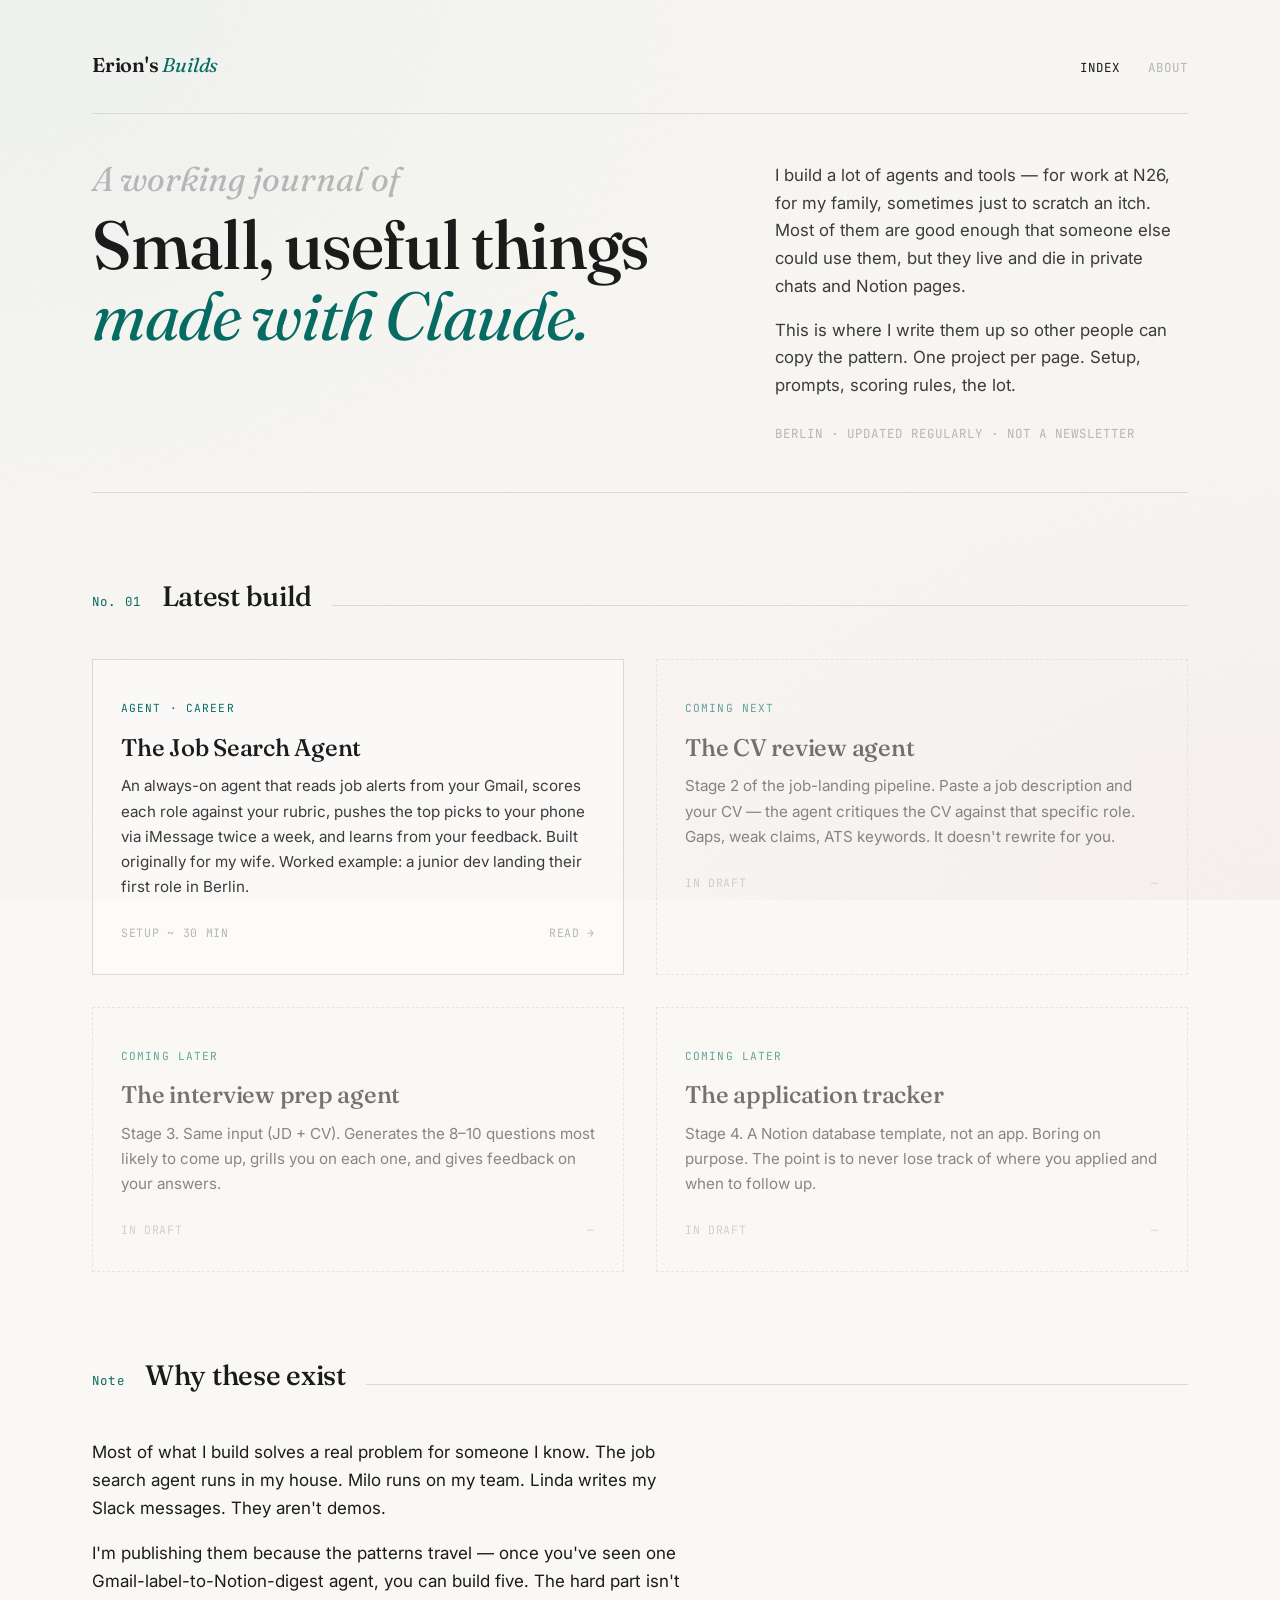
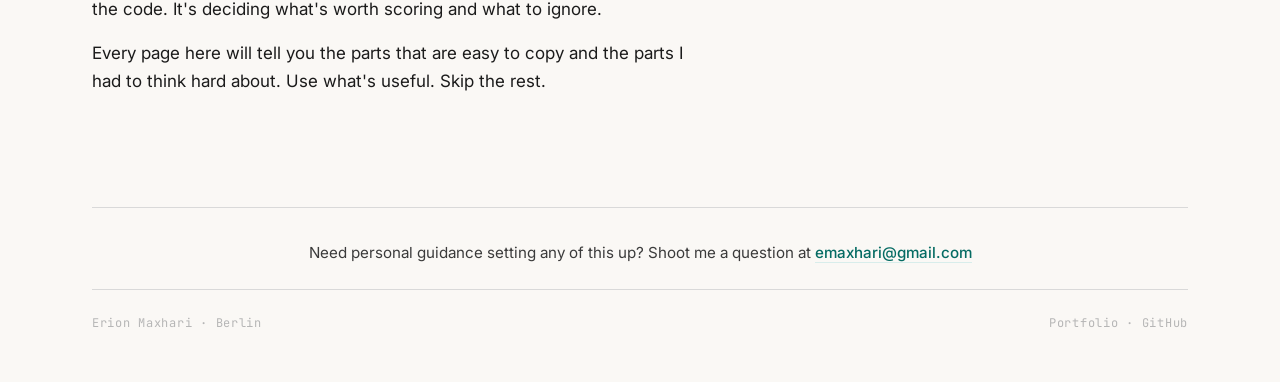
<file: index.html>
<!doctype html>
<html lang="en">
<head>
<meta charset="utf-8" />
<meta name="viewport" content="width=device-width,initial-scale=1" />
<title>Erion's Builds — a journal of small, useful things made with Claude</title>
<meta name="description" content="A journal of agents, tools, and small useful things Erion Maxhari builds with Claude. Replication guides for each one." />
<link rel="stylesheet" href="styles.css" />
</head>
<body>

<div class="shell">

  <header class="topnav">
    <a class="brand" href="index.html">Erion's <em>Builds</em></a>
    <nav>
      <a href="index.html" class="current">Index</a>
      <a href="https://mexiro.github.io/erionmaxhari" target="_blank" rel="noopener">About</a>
    </nav>
  </header>

  <section class="hero">
    <h1>
      <span class="small">A working journal of</span>
      Small, useful things <em>made with Claude.</em>
    </h1>
    <div class="lede">
      <p>I build a lot of agents and tools — for work at N26, for my family, sometimes just to scratch an itch. Most of them are good enough that someone else could use them, but they live and die in private chats and Notion pages.</p>
      <p>This is where I write them up so other people can copy the pattern. One project per page. Setup, prompts, scoring rules, the lot.</p>
      <p class="meta">Berlin · Updated regularly · Not a newsletter</p>
    </div>
  </section>

  <div class="section-head">
    <span class="num">No. 01</span>
    <h2>Latest build</h2>
    <span class="rule"></span>
  </div>

  <div class="builds">

    <a class="build" href="job-search-agent.html">
      <span class="tag">Agent · Career</span>
      <h3>The Job Search Agent</h3>
      <p>An always-on agent that reads job alerts from your Gmail, scores each role against your rubric, pushes the top picks to your phone via iMessage twice a week, and learns from your feedback. Built originally for my wife. Worked example: a junior dev landing their first role in Berlin.</p>
      <div class="meta">
        <span>Setup ~ 30 min</span>
        <span>Read →</span>
      </div>
    </a>

    <div class="build coming">
      <span class="tag">Coming next</span>
      <h3>The CV review agent</h3>
      <p>Stage 2 of the job-landing pipeline. Paste a job description and your CV — the agent critiques the CV against that specific role. Gaps, weak claims, ATS keywords. It doesn't rewrite for you.</p>
      <div class="meta">
        <span>In draft</span>
        <span>—</span>
      </div>
    </div>

    <div class="build coming">
      <span class="tag">Coming later</span>
      <h3>The interview prep agent</h3>
      <p>Stage 3. Same input (JD + CV). Generates the 8–10 questions most likely to come up, grills you on each one, and gives feedback on your answers.</p>
      <div class="meta">
        <span>In draft</span>
        <span>—</span>
      </div>
    </div>

    <div class="build coming">
      <span class="tag">Coming later</span>
      <h3>The application tracker</h3>
      <p>Stage 4. A Notion database template, not an app. Boring on purpose. The point is to never lose track of where you applied and when to follow up.</p>
      <div class="meta">
        <span>In draft</span>
        <span>—</span>
      </div>
    </div>

  </div>

  <div class="section-head">
    <span class="num">Note</span>
    <h2>Why these exist</h2>
    <span class="rule"></span>
  </div>

  <div class="read body">
    <p>Most of what I build solves a real problem for someone I know. The job search agent runs in my house. Milo runs on my team. Linda writes my Slack messages. They aren't demos.</p>
    <p>I'm publishing them because the patterns travel — once you've seen one Gmail-label-to-Notion-digest agent, you can build five. The hard part isn't the code. It's deciding what's worth scoring and what to ignore.</p>
    <p>Every page here will tell you the parts that are easy to copy and the parts I had to think hard about. Use what's useful. Skip the rest.</p>
  </div>

</div>

<footer>
  <div class="footer-cta">
    <p>Need personal guidance setting any of this up? Shoot me a question at <a href="mailto:emaxhari@gmail.com">emaxhari@gmail.com</a></p>
  </div>
  <div class="footer-links">
    <span>Erion Maxhari · Berlin</span>
    <span><a href="https://mexiro.github.io/erionmaxhari">Portfolio</a> · <a href="https://github.com/mexiro">GitHub</a></span>
  </div>
</footer>

</body>
</html>
</file>
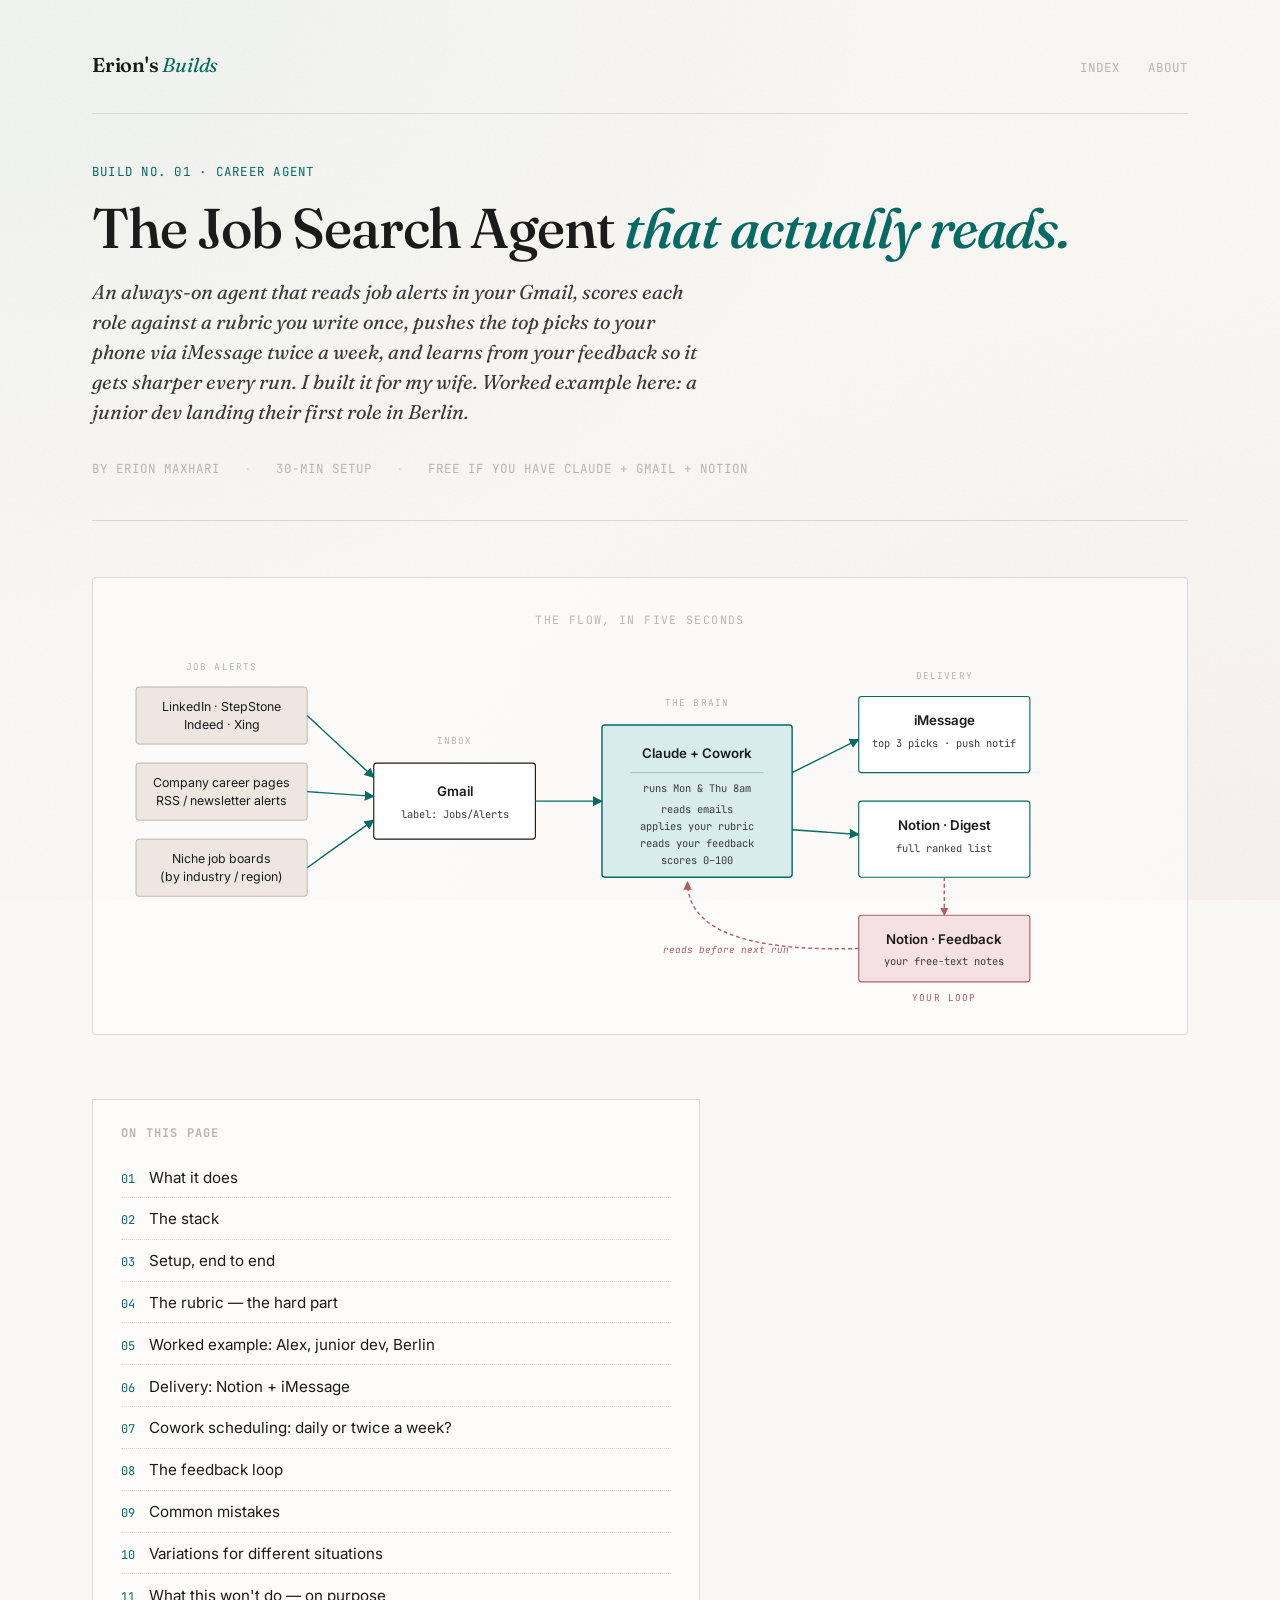
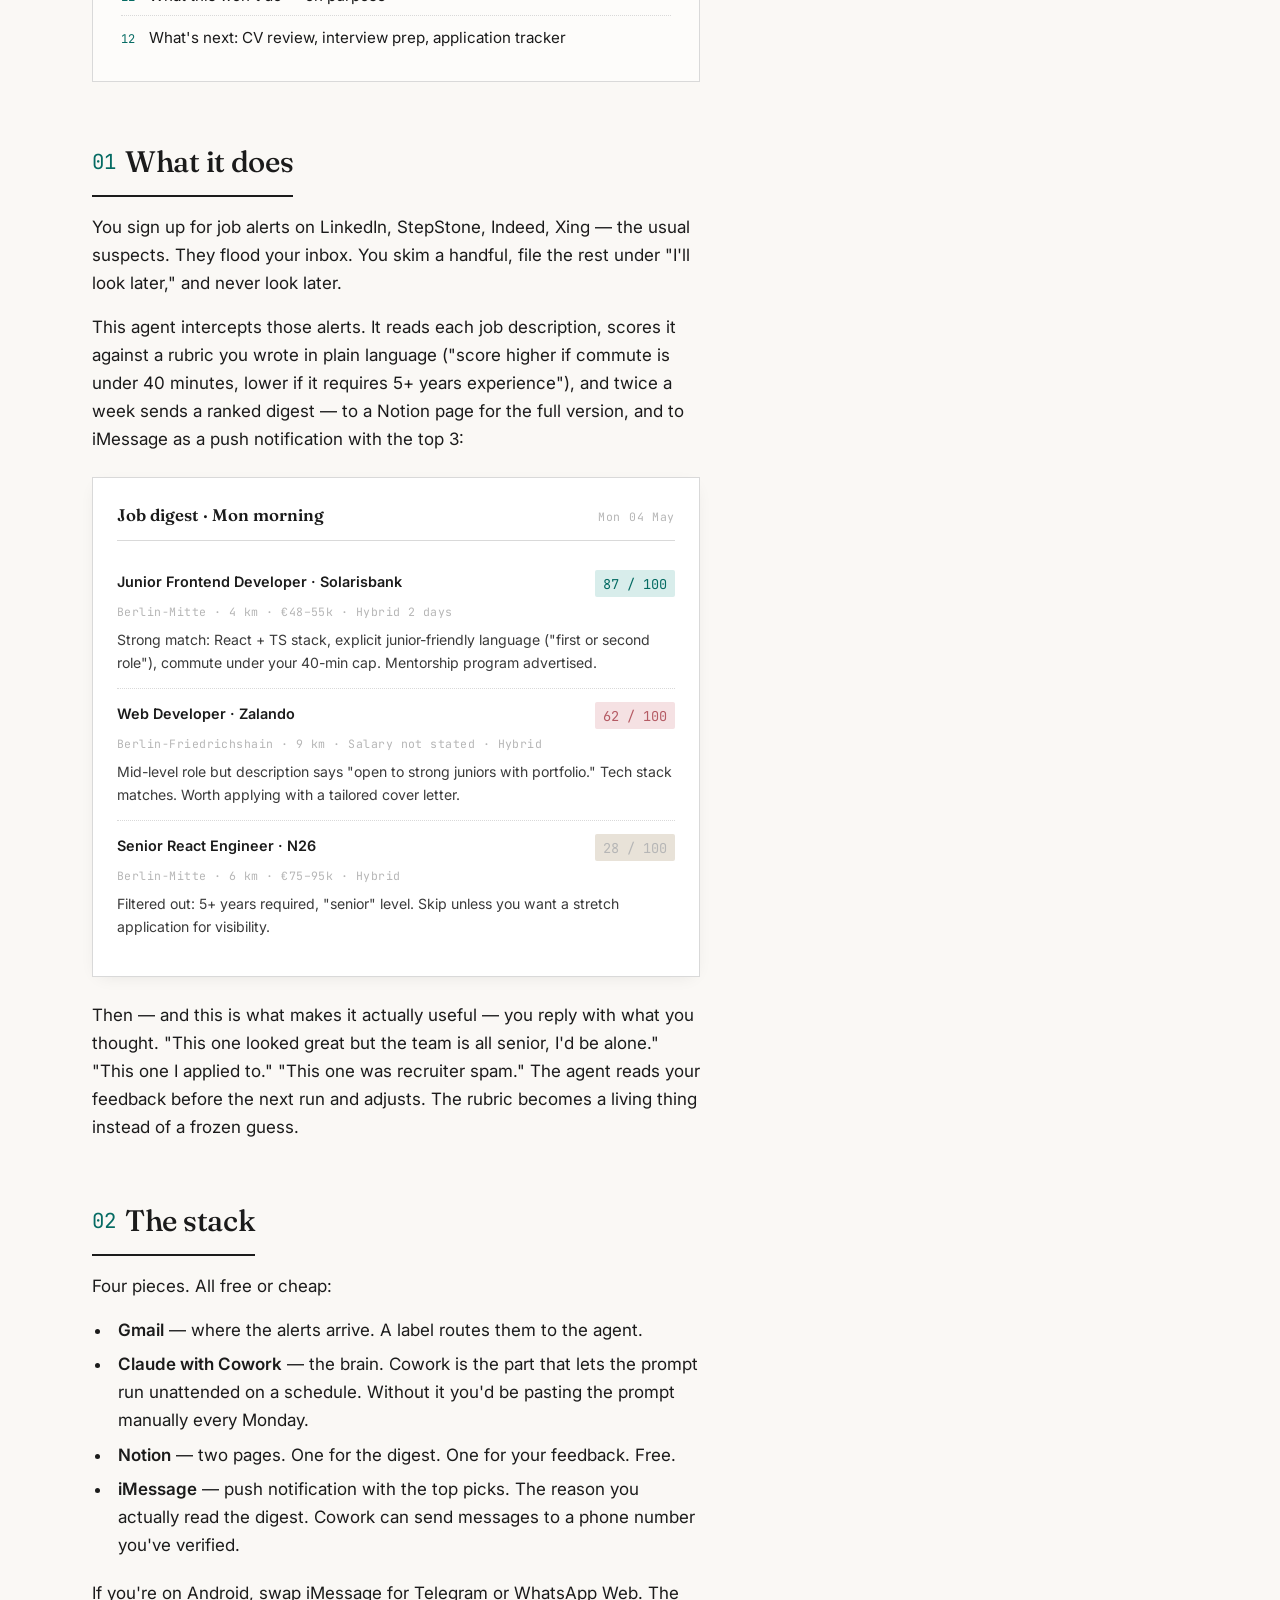
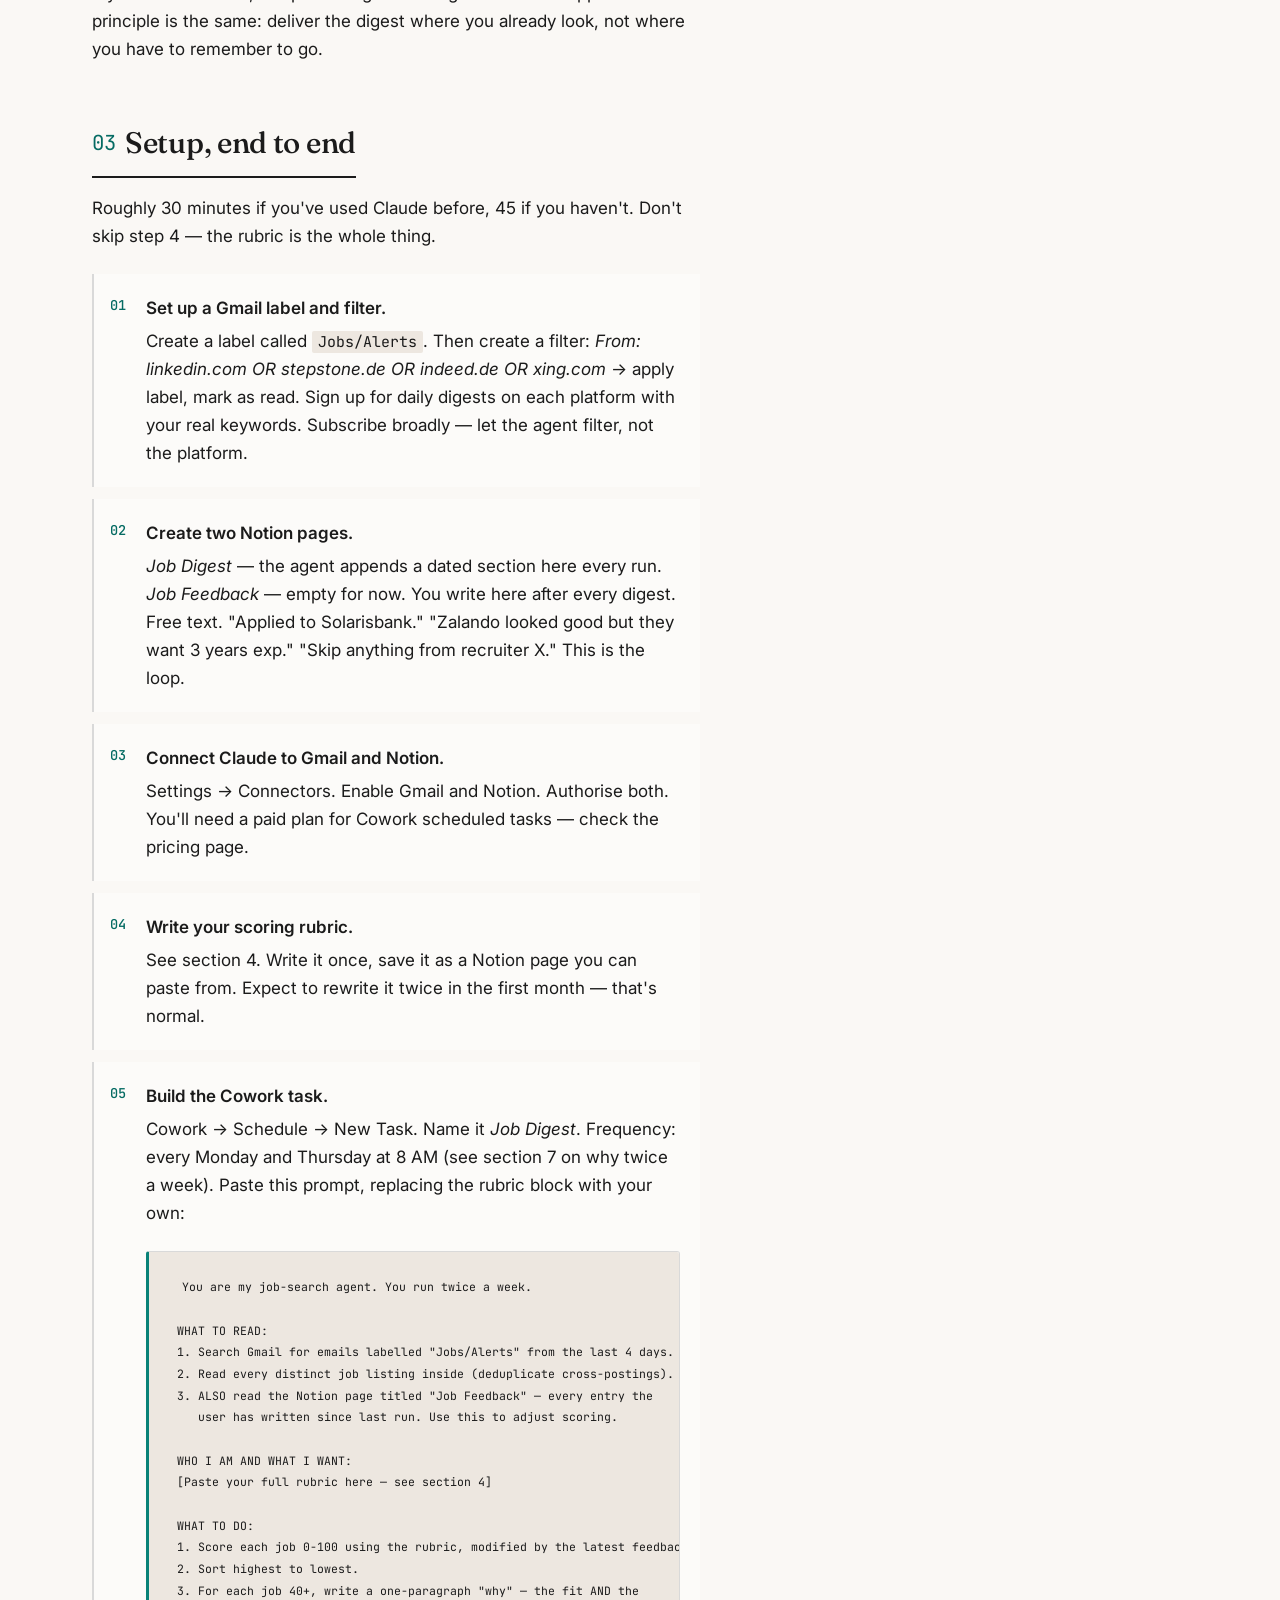
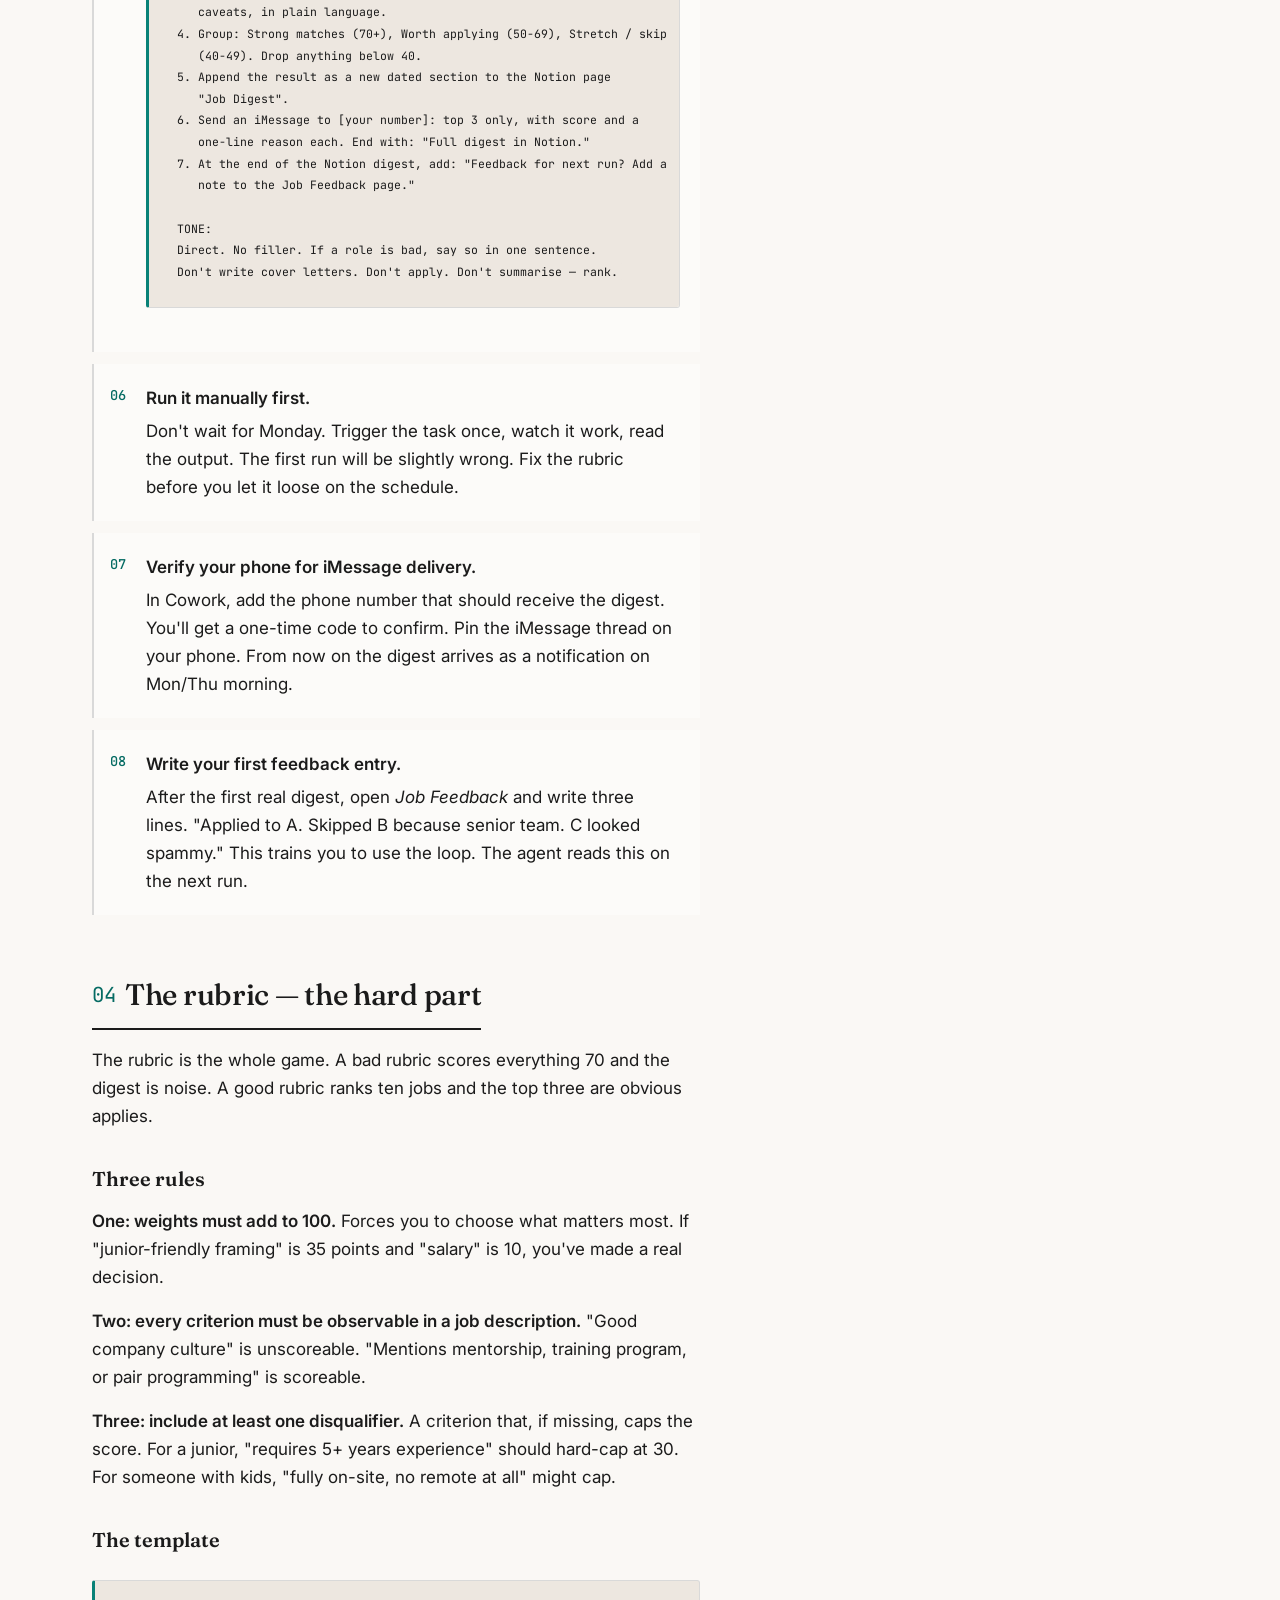
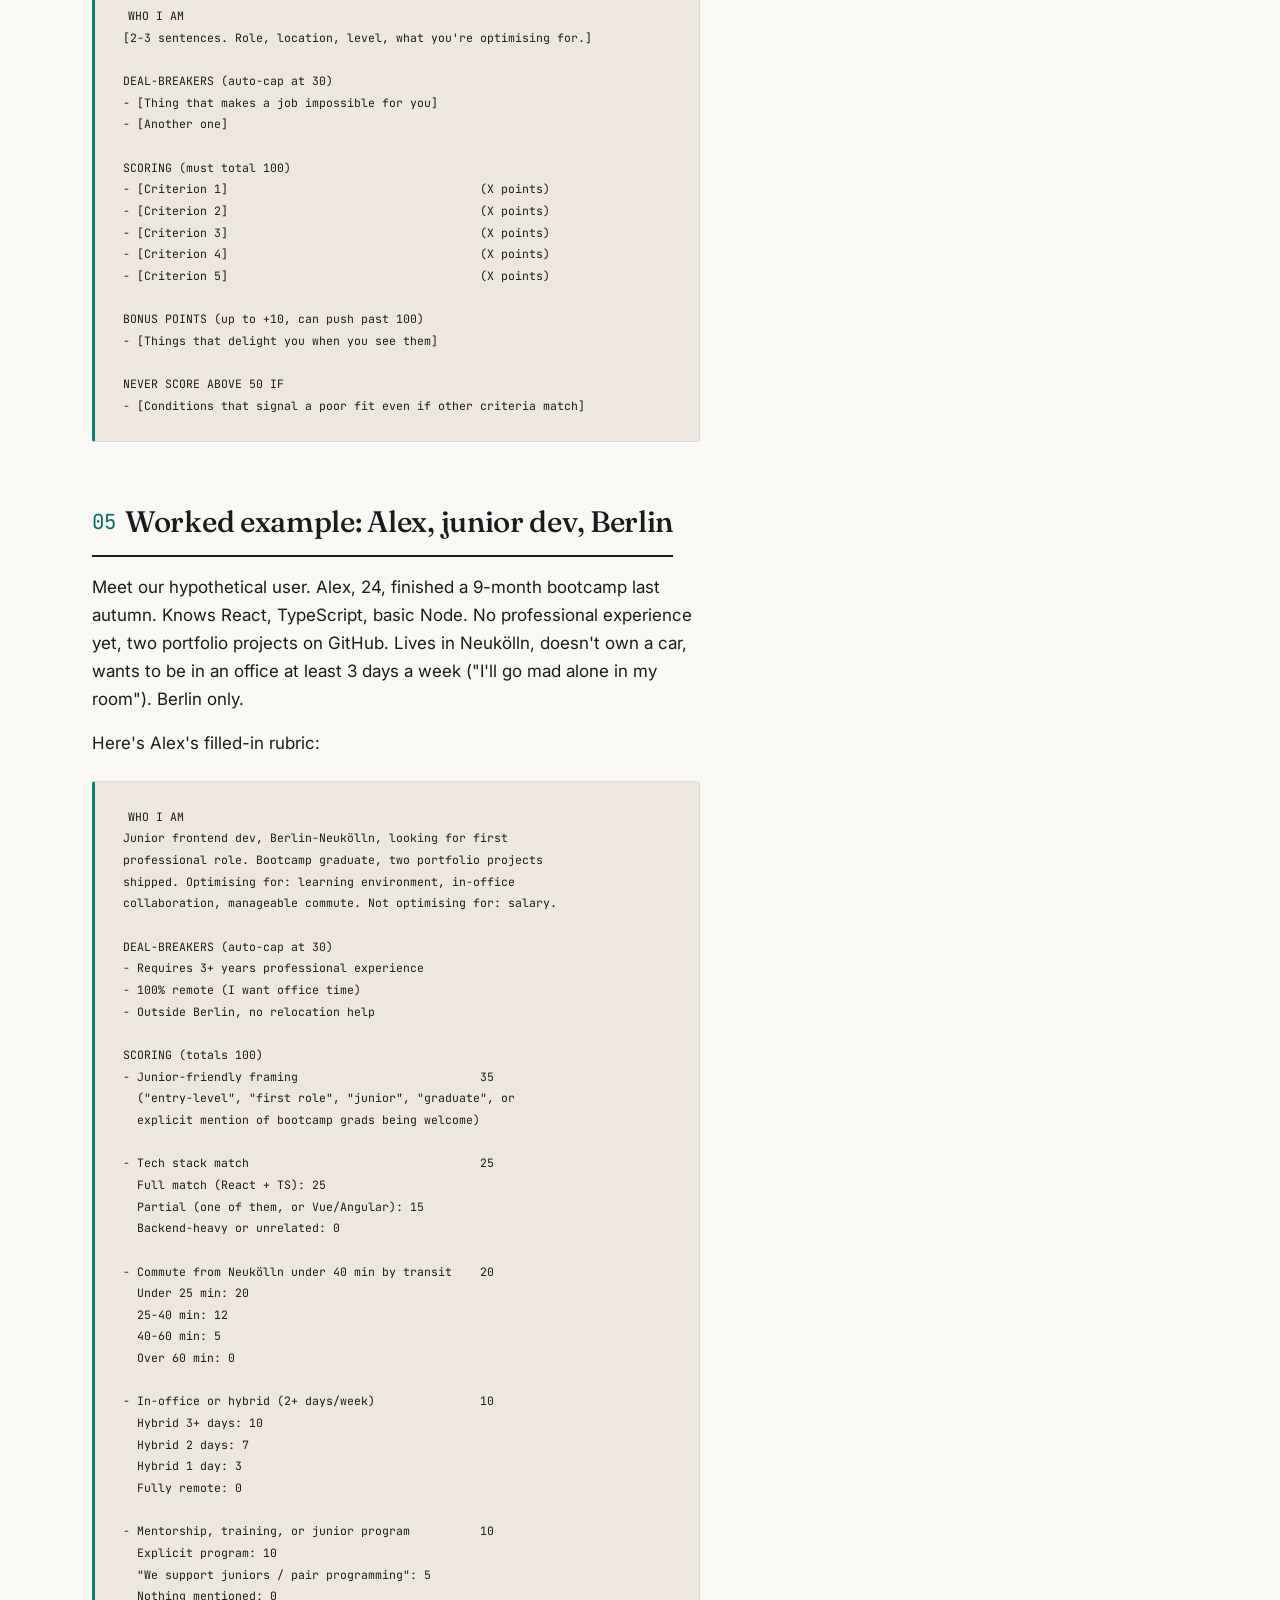
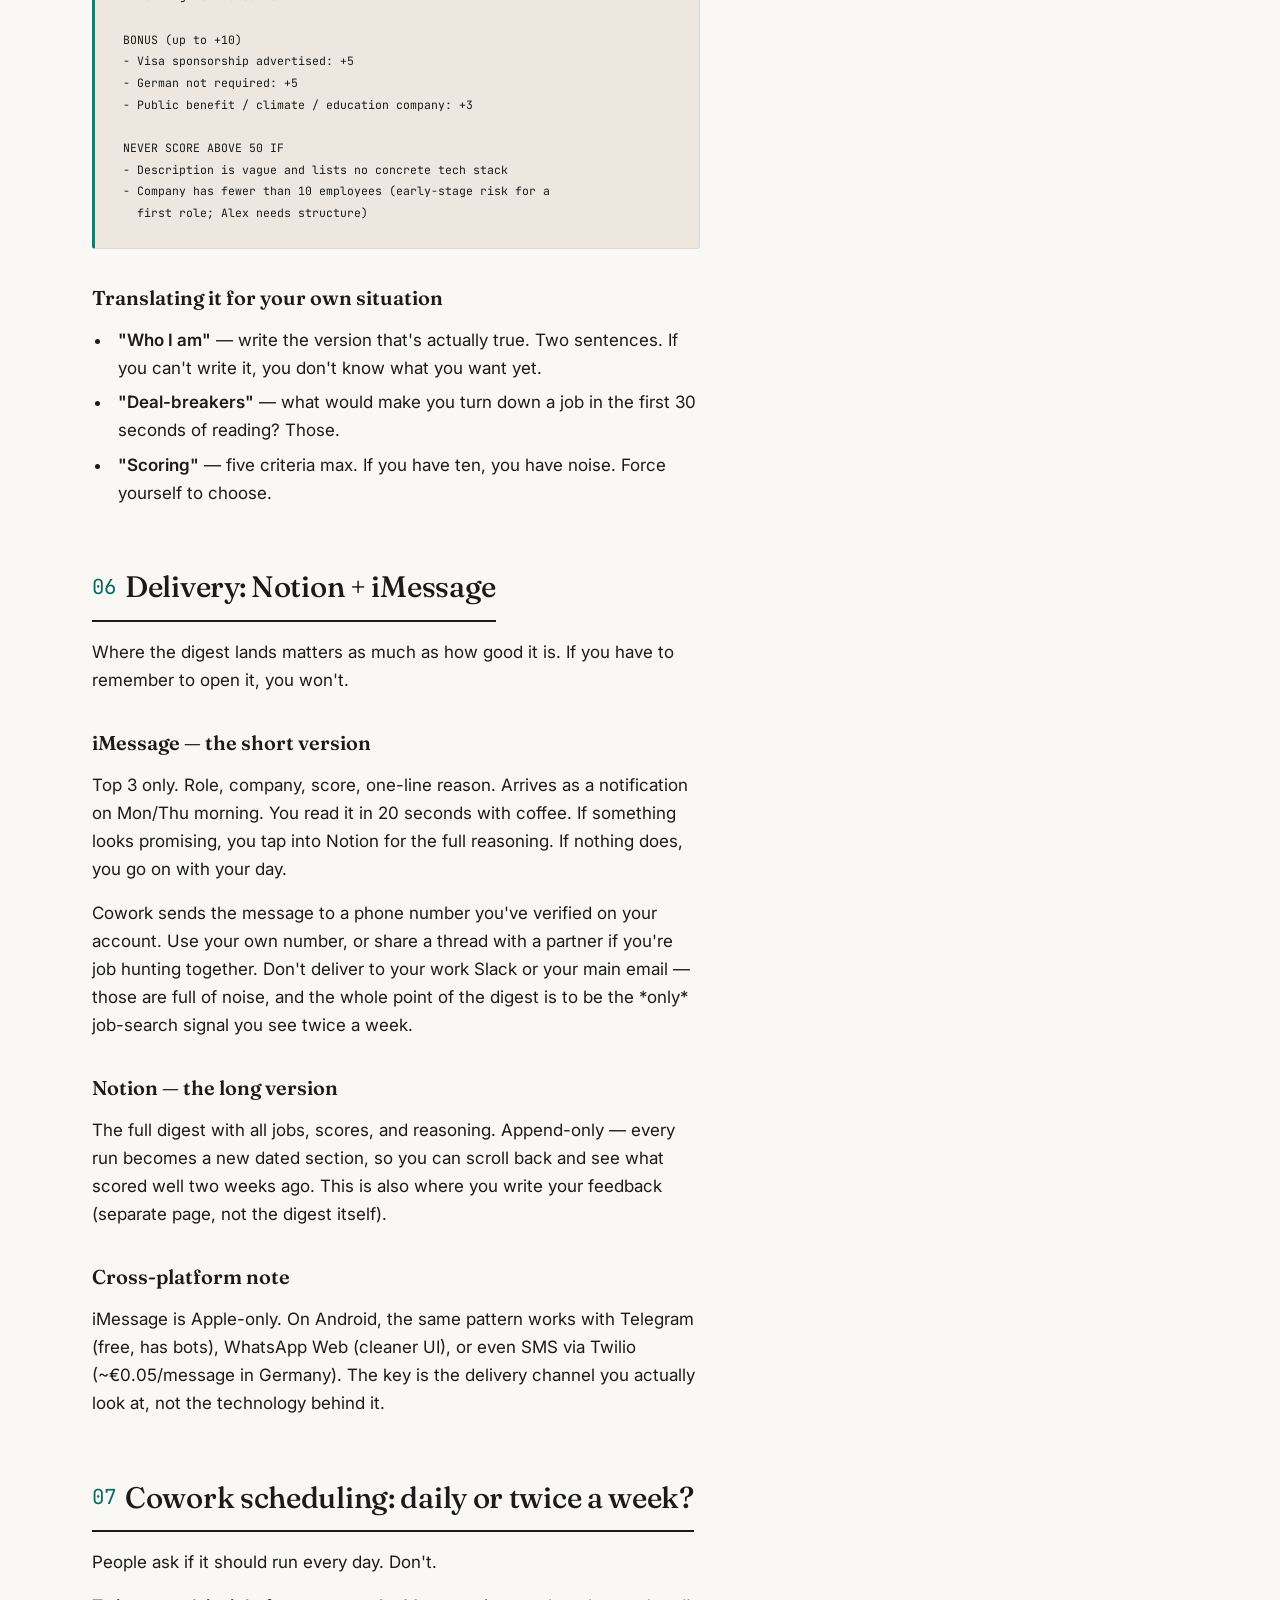
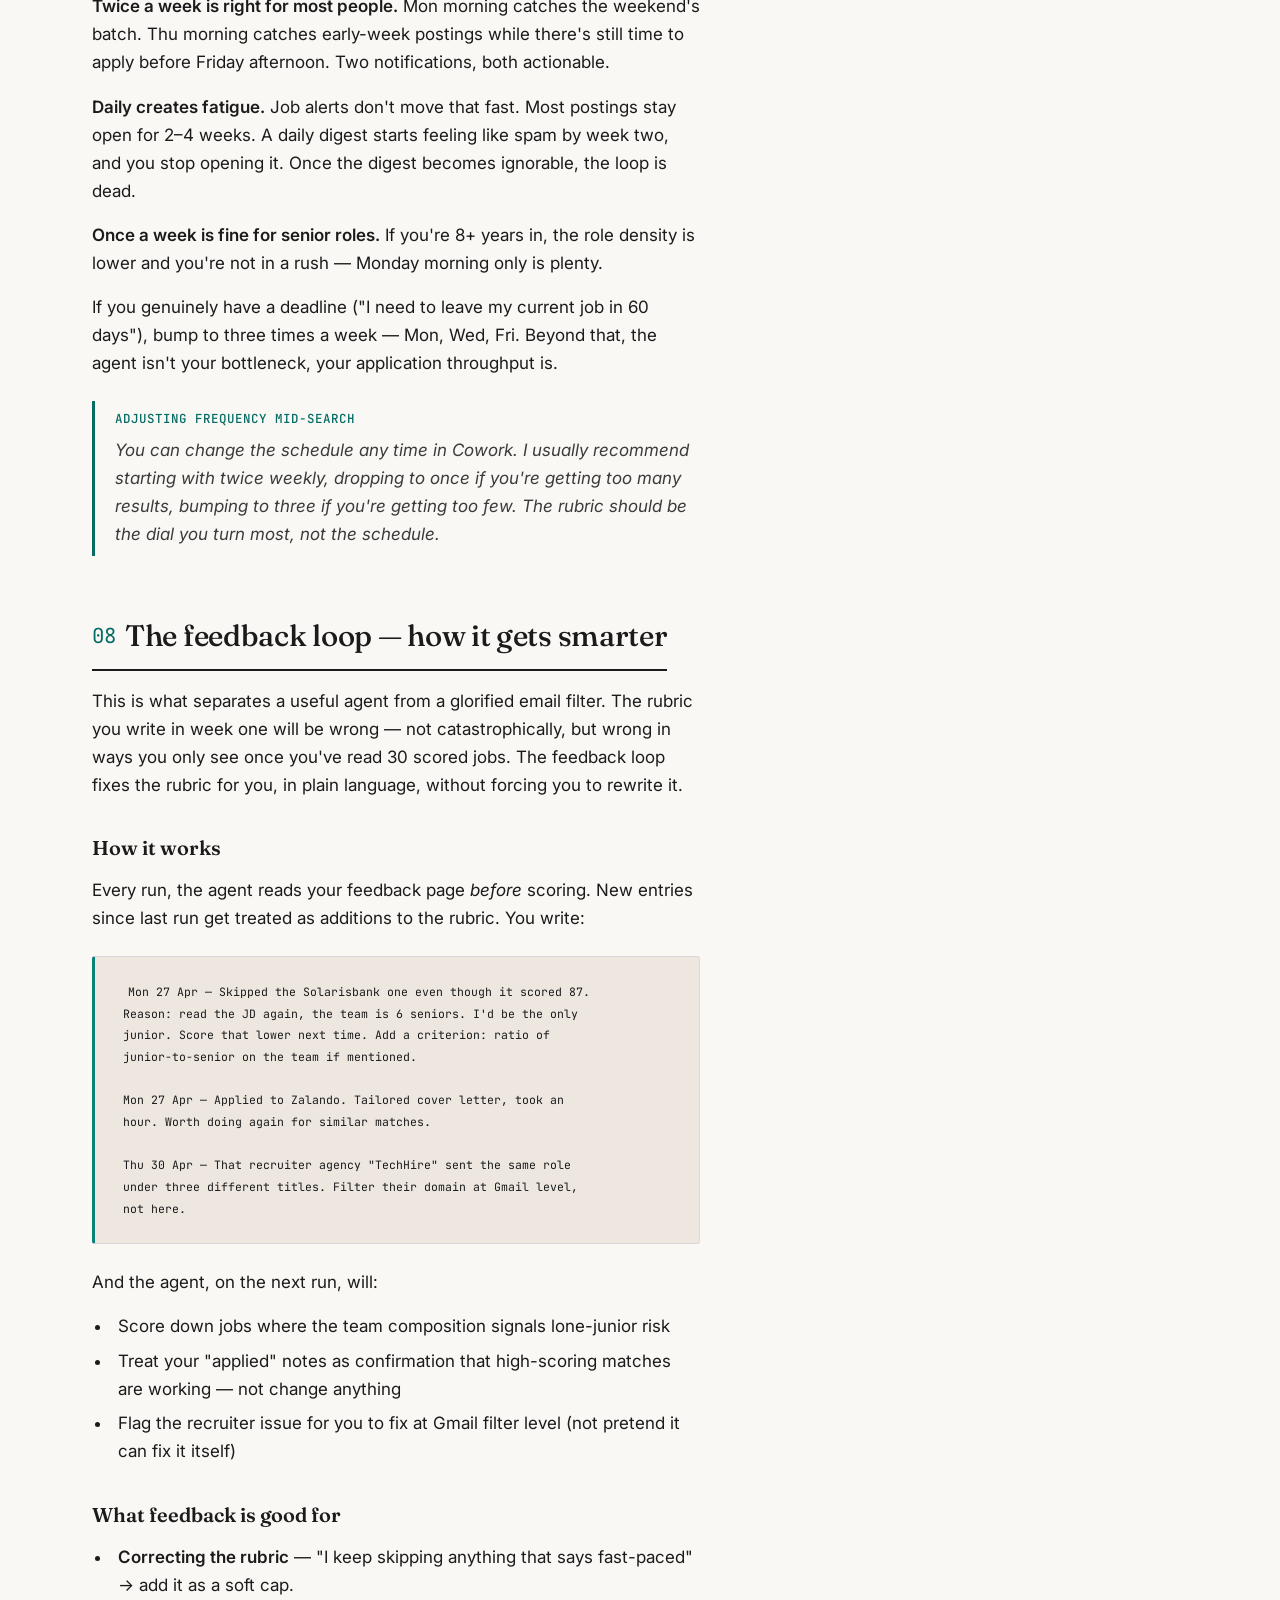
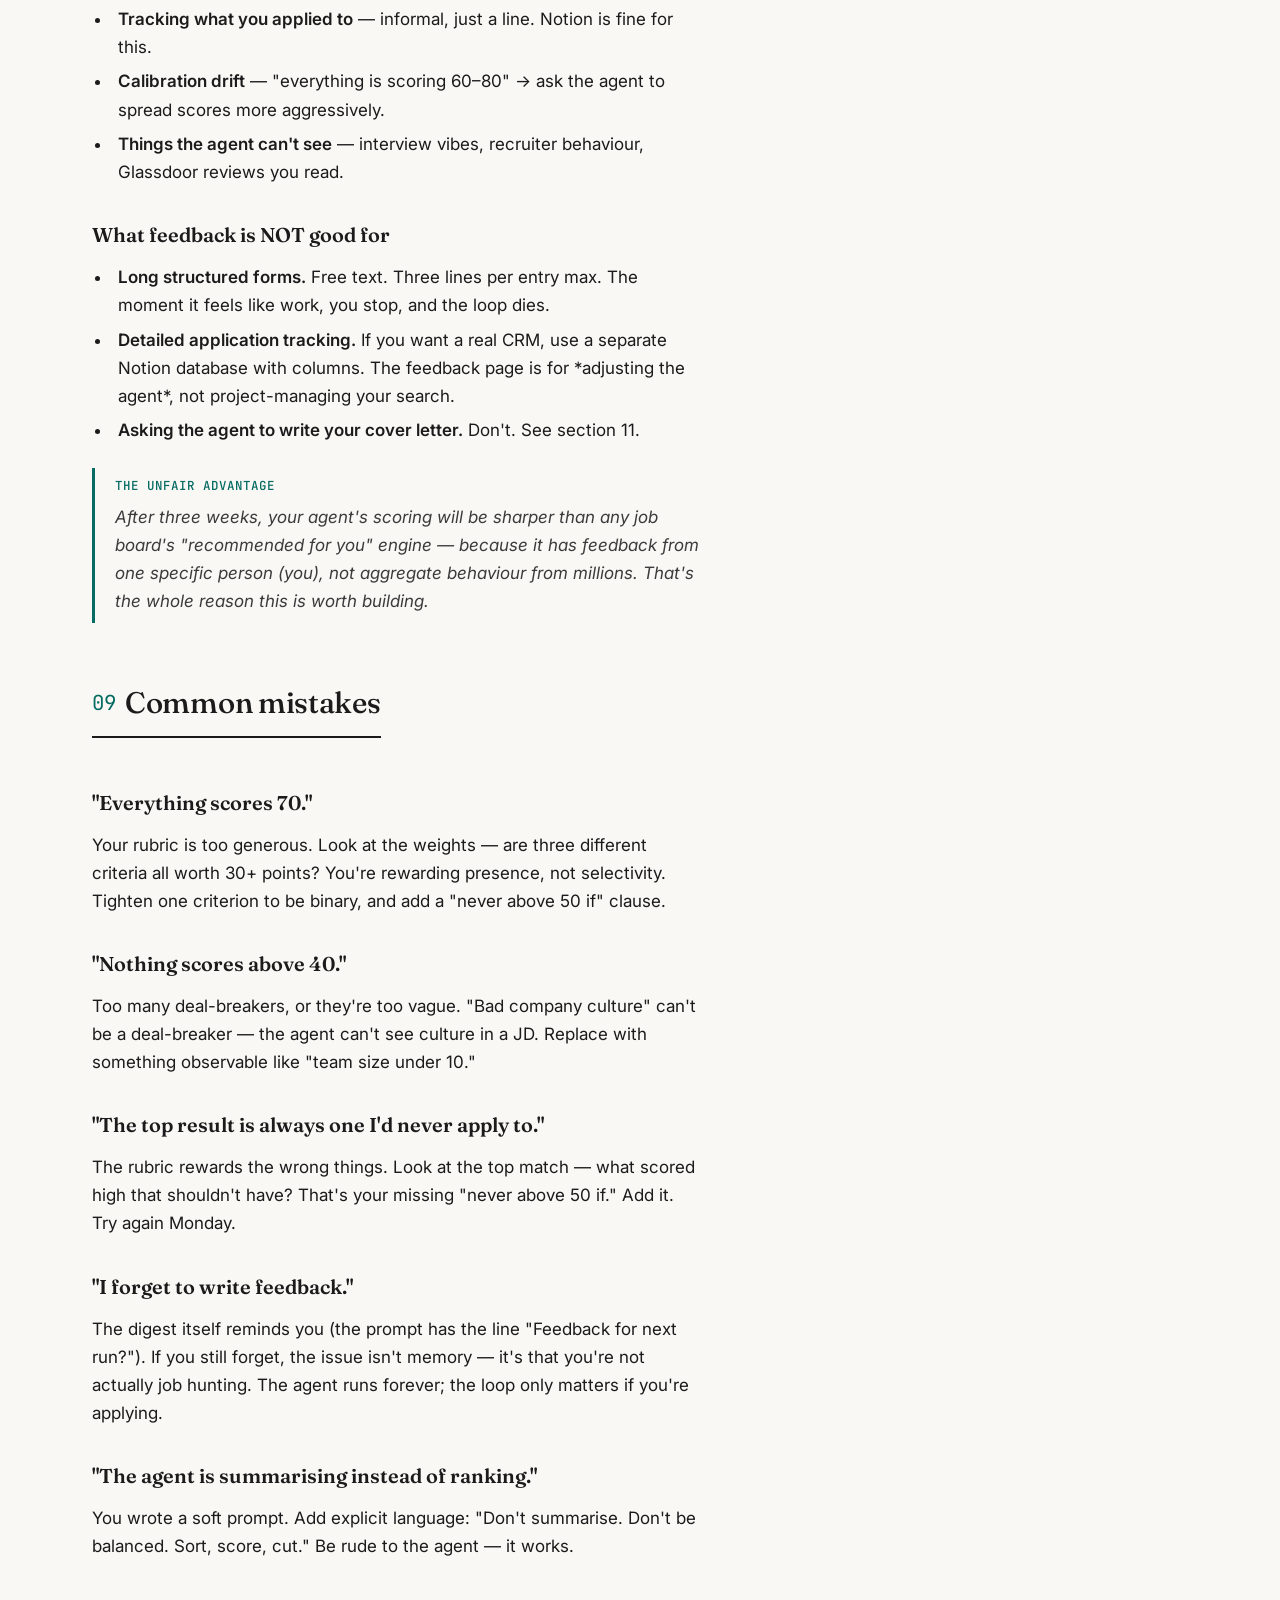
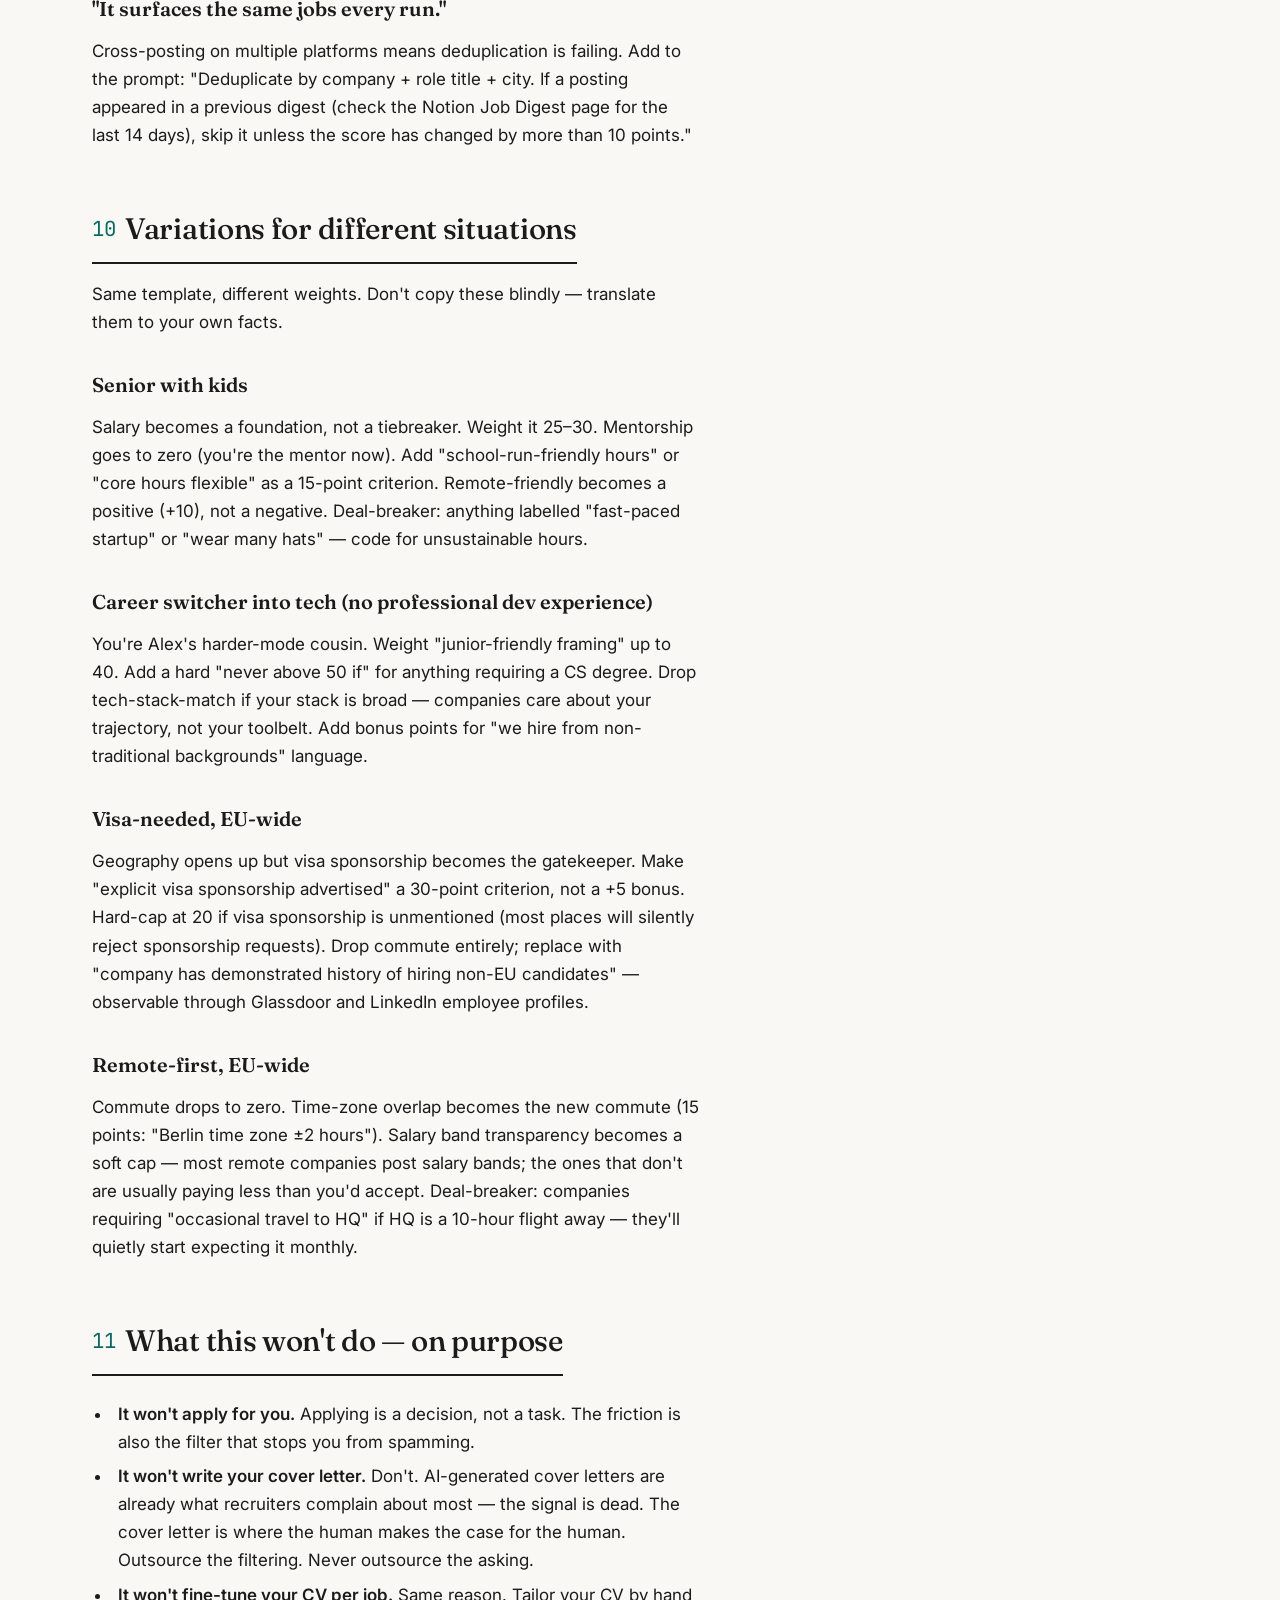
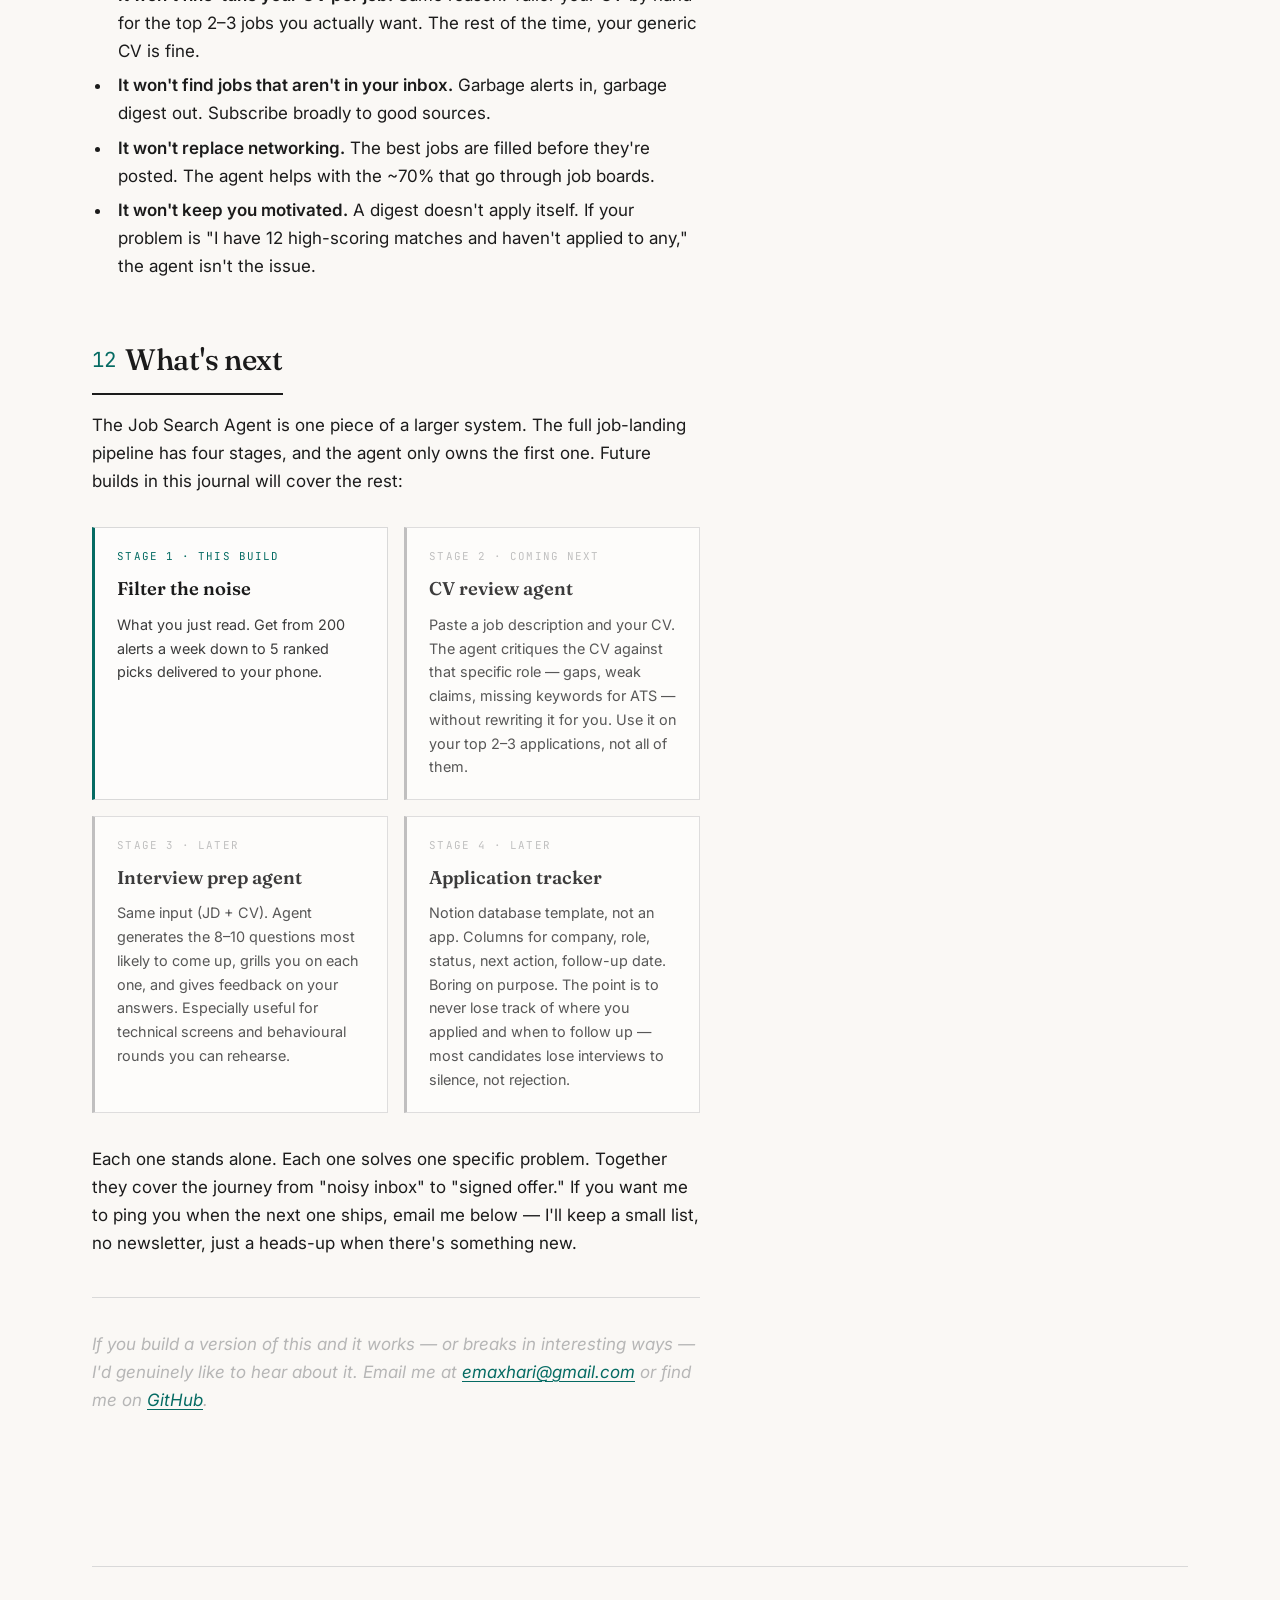
<file: job-search-agent.html>
<!doctype html>
<html lang="en">
<head>
<meta charset="utf-8" />
<meta name="viewport" content="width=device-width,initial-scale=1" />
<title>The Job Search Agent — Erion's Builds</title>
<meta name="description" content="An always-on agent that reads job alerts, scores them against your rubric, sends you a digest via iMessage, and learns from your feedback. Worked example: junior dev landing their first role in Berlin." />
<link rel="stylesheet" href="styles.css" />
</head>
<body>

<div class="shell">

  <header class="topnav">
    <a class="brand" href="index.html">Erion's <em>Builds</em></a>
    <nav>
      <a href="index.html">Index</a>
      <a href="https://mexiro.github.io/erionmaxhari" target="_blank" rel="noopener">About</a>
    </nav>
  </header>

  <article>

    <header class="article-head">
      <div class="kicker">Build No. 01 · Career Agent</div>
      <h1>The Job Search Agent <em>that actually reads.</em></h1>
      <p class="standfirst">An always-on agent that reads job alerts in your Gmail, scores each role against a rubric you write once, pushes the top picks to your phone via iMessage twice a week, and learns from your feedback so it gets sharper every run. I built it for my wife. Worked example here: a junior dev landing their first role in Berlin.</p>
      <div class="byline">
        <span>By Erion Maxhari</span>
        <span>30-min setup</span>
        <span>Free if you have Claude + Gmail + Notion</span>
      </div>
    </header>

    <!-- ===== FLOW DIAGRAM — the 5-second version ===== -->
    <figure class="flow">
      <figcaption>The flow, in five seconds</figcaption>
      <svg viewBox="0 0 1100 380" xmlns="http://www.w3.org/2000/svg" role="img" aria-label="Diagram showing the job search agent flow: job boards send alerts to Gmail, Claude reads them with your rubric, sends a digest to Notion and iMessage, you write feedback, the loop improves.">
        <defs>
          <marker id="arrow" viewBox="0 0 10 10" refX="9" refY="5" markerWidth="7" markerHeight="7" orient="auto-start-reverse">
            <path d="M0,0 L10,5 L0,10 z" fill="#056B63"/>
          </marker>
          <marker id="arrow-soft" viewBox="0 0 10 10" refX="9" refY="5" markerWidth="6" markerHeight="6" orient="auto-start-reverse">
            <path d="M0,0 L10,5 L0,10 z" fill="#B55B64"/>
          </marker>
        </defs>

        <!-- Stage 1: Sources -->
        <g class="node-group">
          <rect x="20" y="40" width="180" height="60" rx="3" class="flow-box flow-source"/>
          <text x="110" y="65" class="flow-label">LinkedIn · StepStone</text>
          <text x="110" y="84" class="flow-label">Indeed · Xing</text>

          <rect x="20" y="120" width="180" height="60" rx="3" class="flow-box flow-source"/>
          <text x="110" y="145" class="flow-label">Company career pages</text>
          <text x="110" y="164" class="flow-label">RSS / newsletter alerts</text>

          <rect x="20" y="200" width="180" height="60" rx="3" class="flow-box flow-source"/>
          <text x="110" y="225" class="flow-label">Niche job boards</text>
          <text x="110" y="244" class="flow-label">(by industry / region)</text>

          <text x="110" y="22" class="flow-stage-label">JOB ALERTS</text>
        </g>

        <!-- Stage 2: Gmail -->
        <g>
          <rect x="270" y="120" width="170" height="80" rx="3" class="flow-box flow-gmail"/>
          <text x="355" y="155" class="flow-label flow-strong">Gmail</text>
          <text x="355" y="178" class="flow-label-small">label: Jobs/Alerts</text>
          <text x="355" y="100" class="flow-stage-label">INBOX</text>
        </g>

        <!-- Stage 3: Claude (the brain) -->
        <g>
          <rect x="510" y="80" width="200" height="160" rx="3" class="flow-box flow-claude"/>
          <text x="610" y="115" class="flow-label flow-strong">Claude + Cowork</text>
          <line x1="540" y1="130" x2="680" y2="130" class="flow-divider"/>
          <text x="610" y="150" class="flow-label-small">runs Mon &amp; Thu 8am</text>
          <text x="610" y="172" class="flow-label-small">reads emails</text>
          <text x="610" y="190" class="flow-label-small">applies your rubric</text>
          <text x="610" y="208" class="flow-label-small">reads your feedback</text>
          <text x="610" y="226" class="flow-label-small">scores 0–100</text>
          <text x="610" y="60" class="flow-stage-label">THE BRAIN</text>
        </g>

        <!-- Stage 4: Outputs -->
        <g>
          <rect x="780" y="50" width="180" height="80" rx="3" class="flow-box flow-output"/>
          <text x="870" y="80" class="flow-label flow-strong">iMessage</text>
          <text x="870" y="103" class="flow-label-small">top 3 picks · push notif</text>

          <rect x="780" y="160" width="180" height="80" rx="3" class="flow-box flow-output"/>
          <text x="870" y="190" class="flow-label flow-strong">Notion · Digest</text>
          <text x="870" y="213" class="flow-label-small">full ranked list</text>

          <text x="870" y="32" class="flow-stage-label">DELIVERY</text>
        </g>

        <!-- Stage 5: Feedback -->
        <g>
          <rect x="780" y="280" width="180" height="70" rx="3" class="flow-box flow-feedback"/>
          <text x="870" y="310" class="flow-label flow-strong">Notion · Feedback</text>
          <text x="870" y="332" class="flow-label-small">your free-text notes</text>
          <text x="870" y="370" class="flow-stage-label-rose">YOUR LOOP</text>
        </g>

        <!-- Arrows: alerts → Gmail -->
        <line x1="200" y1="70" x2="270" y2="135" class="flow-arrow" marker-end="url(#arrow)"/>
        <line x1="200" y1="150" x2="270" y2="155" class="flow-arrow" marker-end="url(#arrow)"/>
        <line x1="200" y1="230" x2="270" y2="180" class="flow-arrow" marker-end="url(#arrow)"/>

        <!-- Arrow: Gmail → Claude -->
        <line x1="440" y1="160" x2="510" y2="160" class="flow-arrow" marker-end="url(#arrow)"/>

        <!-- Arrows: Claude → outputs -->
        <line x1="710" y1="130" x2="780" y2="95" class="flow-arrow" marker-end="url(#arrow)"/>
        <line x1="710" y1="190" x2="780" y2="195" class="flow-arrow" marker-end="url(#arrow)"/>

        <!-- Feedback loop arrow: Feedback → Claude (curved, rose color) -->
        <path d="M 780 315 Q 600 320 600 245" fill="none" class="flow-arrow-soft" marker-end="url(#arrow-soft)"/>
        <text x="640" y="320" class="flow-loop-label">reads before next run</text>

        <!-- User feedback arrow: outputs → Feedback -->
        <path d="M 870 240 Q 870 260 870 280" fill="none" class="flow-arrow-soft" marker-end="url(#arrow-soft)"/>
      </svg>
    </figure>

    <nav class="toc">
      <h4>On this page</h4>
      <ol>
        <li><a href="#what">What it does</a></li>
        <li><a href="#stack">The stack</a></li>
        <li><a href="#setup">Setup, end to end</a></li>
        <li><a href="#rubric">The rubric — the hard part</a></li>
        <li><a href="#example">Worked example: Alex, junior dev, Berlin</a></li>
        <li><a href="#delivery">Delivery: Notion + iMessage</a></li>
        <li><a href="#schedule">Cowork scheduling: daily or twice a week?</a></li>
        <li><a href="#feedback">The feedback loop</a></li>
        <li><a href="#mistakes">Common mistakes</a></li>
        <li><a href="#variations">Variations for different situations</a></li>
        <li><a href="#limits">What this won't do — on purpose</a></li>
        <li><a href="#next">What's next: CV review, interview prep, application tracker</a></li>
      </ol>
    </nav>

    <div class="body read">

      <section id="what">
        <h2><span class="num">01</span>What it does</h2>
        <p>You sign up for job alerts on LinkedIn, StepStone, Indeed, Xing — the usual suspects. They flood your inbox. You skim a handful, file the rest under "I'll look later," and never look later.</p>
        <p>This agent intercepts those alerts. It reads each job description, scores it against a rubric you wrote in plain language ("score higher if commute is under 40 minutes, lower if it requires 5+ years experience"), and twice a week sends a ranked digest — to a Notion page for the full version, and to iMessage as a push notification with the top 3:</p>

        <div class="digest" aria-hidden="true">
          <div class="digest-head">
            <span class="title">Job digest · Mon morning</span>
            <span class="date">Mon 04 May</span>
          </div>
          <div class="job">
            <div class="job-head">
              <span class="role">Junior Frontend Developer · Solarisbank</span>
              <span class="score high">87 / 100</span>
            </div>
            <div class="meta">Berlin-Mitte · 4 km · €48–55k · Hybrid 2 days</div>
            <div class="why">Strong match: React + TS stack, explicit junior-friendly language ("first or second role"), commute under your 40-min cap. Mentorship program advertised.</div>
          </div>
          <div class="job">
            <div class="job-head">
              <span class="role">Web Developer · Zalando</span>
              <span class="score med">62 / 100</span>
            </div>
            <div class="meta">Berlin-Friedrichshain · 9 km · Salary not stated · Hybrid</div>
            <div class="why">Mid-level role but description says "open to strong juniors with portfolio." Tech stack matches. Worth applying with a tailored cover letter.</div>
          </div>
          <div class="job">
            <div class="job-head">
              <span class="role">Senior React Engineer · N26</span>
              <span class="score low">28 / 100</span>
            </div>
            <div class="meta">Berlin-Mitte · 6 km · €75–95k · Hybrid</div>
            <div class="why">Filtered out: 5+ years required, "senior" level. Skip unless you want a stretch application for visibility.</div>
          </div>
        </div>

        <p>Then — and this is what makes it actually useful — you reply with what you thought. "This one looked great but the team is all senior, I'd be alone." "This one I applied to." "This one was recruiter spam." The agent reads your feedback before the next run and adjusts. The rubric becomes a living thing instead of a frozen guess.</p>
      </section>

      <section id="stack">
        <h2><span class="num">02</span>The stack</h2>
        <p>Four pieces. All free or cheap:</p>
        <ul>
          <li><strong>Gmail</strong> — where the alerts arrive. A label routes them to the agent.</li>
          <li><strong>Claude with Cowork</strong> — the brain. Cowork is the part that lets the prompt run unattended on a schedule. Without it you'd be pasting the prompt manually every Monday.</li>
          <li><strong>Notion</strong> — two pages. One for the digest. One for your feedback. Free.</li>
          <li><strong>iMessage</strong> — push notification with the top picks. The reason you actually read the digest. Cowork can send messages to a phone number you've verified.</li>
        </ul>
        <p>If you're on Android, swap iMessage for Telegram or WhatsApp Web. The principle is the same: deliver the digest where you already look, not where you have to remember to go.</p>
      </section>

      <section id="setup">
        <h2><span class="num">03</span>Setup, end to end</h2>
        <p>Roughly 30 minutes if you've used Claude before, 45 if you haven't. Don't skip step 4 — the rubric is the whole thing.</p>

        <ol class="steps">

          <li>
            <strong>Set up a Gmail label and filter.</strong>
            Create a label called <code>Jobs/Alerts</code>. Then create a filter: <em>From: linkedin.com OR stepstone.de OR indeed.de OR xing.com</em> → apply label, mark as read. Sign up for daily digests on each platform with your real keywords. Subscribe broadly — let the agent filter, not the platform.
          </li>

          <li>
            <strong>Create two Notion pages.</strong>
            <em>Job Digest</em> — the agent appends a dated section here every run.
            <em>Job Feedback</em> — empty for now. You write here after every digest. Free text. "Applied to Solarisbank." "Zalando looked good but they want 3 years exp." "Skip anything from recruiter X." This is the loop.
          </li>

          <li>
            <strong>Connect Claude to Gmail and Notion.</strong>
            Settings → Connectors. Enable Gmail and Notion. Authorise both. You'll need a paid plan for Cowork scheduled tasks — check the pricing page.
          </li>

          <li>
            <strong>Write your scoring rubric.</strong>
            See section 4. Write it once, save it as a Notion page you can paste from. Expect to rewrite it twice in the first month — that's normal.
          </li>

          <li>
            <strong>Build the Cowork task.</strong>
            Cowork → Schedule → New Task. Name it <em>Job Digest</em>. Frequency: every Monday and Thursday at 8 AM (see section 7 on why twice a week). Paste this prompt, replacing the rubric block with your own:
<pre><code>You are my job-search agent. You run twice a week.

WHAT TO READ:
1. Search Gmail for emails labelled "Jobs/Alerts" from the last 4 days.
2. Read every distinct job listing inside (deduplicate cross-postings).
3. ALSO read the Notion page titled "Job Feedback" — every entry the
   user has written since last run. Use this to adjust scoring.

WHO I AM AND WHAT I WANT:
[Paste your full rubric here — see section 4]

WHAT TO DO:
1. Score each job 0-100 using the rubric, modified by the latest feedback.
2. Sort highest to lowest.
3. For each job 40+, write a one-paragraph "why" — the fit AND the
   caveats, in plain language.
4. Group: Strong matches (70+), Worth applying (50-69), Stretch / skip
   (40-49). Drop anything below 40.
5. Append the result as a new dated section to the Notion page
   "Job Digest".
6. Send an iMessage to [your number]: top 3 only, with score and a
   one-line reason each. End with: "Full digest in Notion."
7. At the end of the Notion digest, add: "Feedback for next run? Add a
   note to the Job Feedback page."

TONE:
Direct. No filler. If a role is bad, say so in one sentence.
Don't write cover letters. Don't apply. Don't summarise — rank.</code></pre>
          </li>

          <li>
            <strong>Run it manually first.</strong>
            Don't wait for Monday. Trigger the task once, watch it work, read the output. The first run will be slightly wrong. Fix the rubric before you let it loose on the schedule.
          </li>

          <li>
            <strong>Verify your phone for iMessage delivery.</strong>
            In Cowork, add the phone number that should receive the digest. You'll get a one-time code to confirm. Pin the iMessage thread on your phone. From now on the digest arrives as a notification on Mon/Thu morning.
          </li>

          <li>
            <strong>Write your first feedback entry.</strong>
            After the first real digest, open <em>Job Feedback</em> and write three lines. "Applied to A. Skipped B because senior team. C looked spammy." This trains you to use the loop. The agent reads this on the next run.
          </li>

        </ol>
      </section>

      <section id="rubric">
        <h2><span class="num">04</span>The rubric — the hard part</h2>
        <p>The rubric is the whole game. A bad rubric scores everything 70 and the digest is noise. A good rubric ranks ten jobs and the top three are obvious applies.</p>

        <h3>Three rules</h3>
        <p><strong>One: weights must add to 100.</strong> Forces you to choose what matters most. If "junior-friendly framing" is 35 points and "salary" is 10, you've made a real decision.</p>
        <p><strong>Two: every criterion must be observable in a job description.</strong> "Good company culture" is unscoreable. "Mentions mentorship, training program, or pair programming" is scoreable.</p>
        <p><strong>Three: include at least one disqualifier.</strong> A criterion that, if missing, caps the score. For a junior, "requires 5+ years experience" should hard-cap at 30. For someone with kids, "fully on-site, no remote at all" might cap.</p>

        <h3>The template</h3>
<pre><code>WHO I AM
[2-3 sentences. Role, location, level, what you're optimising for.]

DEAL-BREAKERS (auto-cap at 30)
- [Thing that makes a job impossible for you]
- [Another one]

SCORING (must total 100)
- [Criterion 1]                                    (X points)
- [Criterion 2]                                    (X points)
- [Criterion 3]                                    (X points)
- [Criterion 4]                                    (X points)
- [Criterion 5]                                    (X points)

BONUS POINTS (up to +10, can push past 100)
- [Things that delight you when you see them]

NEVER SCORE ABOVE 50 IF
- [Conditions that signal a poor fit even if other criteria match]</code></pre>
      </section>

      <section id="example">
        <h2><span class="num">05</span>Worked example: Alex, junior dev, Berlin</h2>
        <p>Meet our hypothetical user. Alex, 24, finished a 9-month bootcamp last autumn. Knows React, TypeScript, basic Node. No professional experience yet, two portfolio projects on GitHub. Lives in Neukölln, doesn't own a car, wants to be in an office at least 3 days a week ("I'll go mad alone in my room"). Berlin only.</p>
        <p>Here's Alex's filled-in rubric:</p>

<pre><code>WHO I AM
Junior frontend dev, Berlin-Neukölln, looking for first
professional role. Bootcamp graduate, two portfolio projects
shipped. Optimising for: learning environment, in-office
collaboration, manageable commute. Not optimising for: salary.

DEAL-BREAKERS (auto-cap at 30)
- Requires 3+ years professional experience
- 100% remote (I want office time)
- Outside Berlin, no relocation help

SCORING (totals 100)
- Junior-friendly framing                          35
  ("entry-level", "first role", "junior", "graduate", or
  explicit mention of bootcamp grads being welcome)

- Tech stack match                                 25
  Full match (React + TS): 25
  Partial (one of them, or Vue/Angular): 15
  Backend-heavy or unrelated: 0

- Commute from Neukölln under 40 min by transit    20
  Under 25 min: 20
  25-40 min: 12
  40-60 min: 5
  Over 60 min: 0

- In-office or hybrid (2+ days/week)               10
  Hybrid 3+ days: 10
  Hybrid 2 days: 7
  Hybrid 1 day: 3
  Fully remote: 0

- Mentorship, training, or junior program          10
  Explicit program: 10
  "We support juniors / pair programming": 5
  Nothing mentioned: 0

BONUS (up to +10)
- Visa sponsorship advertised: +5
- German not required: +5
- Public benefit / climate / education company: +3

NEVER SCORE ABOVE 50 IF
- Description is vague and lists no concrete tech stack
- Company has fewer than 10 employees (early-stage risk for a
  first role; Alex needs structure)</code></pre>

        <h3>Translating it for your own situation</h3>
        <ul>
          <li><strong>"Who I am"</strong> — write the version that's actually true. Two sentences. If you can't write it, you don't know what you want yet.</li>
          <li><strong>"Deal-breakers"</strong> — what would make you turn down a job in the first 30 seconds of reading? Those.</li>
          <li><strong>"Scoring"</strong> — five criteria max. If you have ten, you have noise. Force yourself to choose.</li>
        </ul>
      </section>

      <section id="delivery">
        <h2><span class="num">06</span>Delivery: Notion + iMessage</h2>
        <p>Where the digest lands matters as much as how good it is. If you have to remember to open it, you won't.</p>

        <h3>iMessage — the short version</h3>
        <p>Top 3 only. Role, company, score, one-line reason. Arrives as a notification on Mon/Thu morning. You read it in 20 seconds with coffee. If something looks promising, you tap into Notion for the full reasoning. If nothing does, you go on with your day.</p>
        <p>Cowork sends the message to a phone number you've verified on your account. Use your own number, or share a thread with a partner if you're job hunting together. Don't deliver to your work Slack or your main email — those are full of noise, and the whole point of the digest is to be the *only* job-search signal you see twice a week.</p>

        <h3>Notion — the long version</h3>
        <p>The full digest with all jobs, scores, and reasoning. Append-only — every run becomes a new dated section, so you can scroll back and see what scored well two weeks ago. This is also where you write your feedback (separate page, not the digest itself).</p>

        <h3>Cross-platform note</h3>
        <p>iMessage is Apple-only. On Android, the same pattern works with Telegram (free, has bots), WhatsApp Web (cleaner UI), or even SMS via Twilio (~€0.05/message in Germany). The key is the delivery channel you actually look at, not the technology behind it.</p>
      </section>

      <section id="schedule">
        <h2><span class="num">07</span>Cowork scheduling: daily or twice a week?</h2>
        <p>People ask if it should run every day. Don't.</p>
        <p><strong>Twice a week is right for most people.</strong> Mon morning catches the weekend's batch. Thu morning catches early-week postings while there's still time to apply before Friday afternoon. Two notifications, both actionable.</p>
        <p><strong>Daily creates fatigue.</strong> Job alerts don't move that fast. Most postings stay open for 2–4 weeks. A daily digest starts feeling like spam by week two, and you stop opening it. Once the digest becomes ignorable, the loop is dead.</p>
        <p><strong>Once a week is fine for senior roles.</strong> If you're 8+ years in, the role density is lower and you're not in a rush — Monday morning only is plenty.</p>
        <p>If you genuinely have a deadline ("I need to leave my current job in 60 days"), bump to three times a week — Mon, Wed, Fri. Beyond that, the agent isn't your bottleneck, your application throughput is.</p>
        <div class="callout">
          <strong>Adjusting frequency mid-search</strong>
          You can change the schedule any time in Cowork. I usually recommend starting with twice weekly, dropping to once if you're getting too many results, bumping to three if you're getting too few. The rubric should be the dial you turn most, not the schedule.
        </div>
      </section>

      <section id="feedback">
        <h2><span class="num">08</span>The feedback loop — how it gets smarter</h2>
        <p>This is what separates a useful agent from a glorified email filter. The rubric you write in week one will be wrong — not catastrophically, but wrong in ways you only see once you've read 30 scored jobs. The feedback loop fixes the rubric for you, in plain language, without forcing you to rewrite it.</p>

        <h3>How it works</h3>
        <p>Every run, the agent reads your feedback page <em>before</em> scoring. New entries since last run get treated as additions to the rubric. You write:</p>

<pre><code>Mon 27 Apr — Skipped the Solarisbank one even though it scored 87.
Reason: read the JD again, the team is 6 seniors. I'd be the only
junior. Score that lower next time. Add a criterion: ratio of
junior-to-senior on the team if mentioned.

Mon 27 Apr — Applied to Zalando. Tailored cover letter, took an
hour. Worth doing again for similar matches.

Thu 30 Apr — That recruiter agency "TechHire" sent the same role
under three different titles. Filter their domain at Gmail level,
not here.</code></pre>

        <p>And the agent, on the next run, will:</p>
        <ul>
          <li>Score down jobs where the team composition signals lone-junior risk</li>
          <li>Treat your "applied" notes as confirmation that high-scoring matches are working — not change anything</li>
          <li>Flag the recruiter issue for you to fix at Gmail filter level (not pretend it can fix it itself)</li>
        </ul>

        <h3>What feedback is good for</h3>
        <ul>
          <li><strong>Correcting the rubric</strong> — "I keep skipping anything that says fast-paced" → add it as a soft cap.</li>
          <li><strong>Tracking what you applied to</strong> — informal, just a line. Notion is fine for this.</li>
          <li><strong>Calibration drift</strong> — "everything is scoring 60–80" → ask the agent to spread scores more aggressively.</li>
          <li><strong>Things the agent can't see</strong> — interview vibes, recruiter behaviour, Glassdoor reviews you read.</li>
        </ul>

        <h3>What feedback is NOT good for</h3>
        <ul>
          <li><strong>Long structured forms.</strong> Free text. Three lines per entry max. The moment it feels like work, you stop, and the loop dies.</li>
          <li><strong>Detailed application tracking.</strong> If you want a real CRM, use a separate Notion database with columns. The feedback page is for *adjusting the agent*, not project-managing your search.</li>
          <li><strong>Asking the agent to write your cover letter.</strong> Don't. See section 11.</li>
        </ul>

        <div class="callout">
          <strong>The unfair advantage</strong>
          After three weeks, your agent's scoring will be sharper than any job board's "recommended for you" engine — because it has feedback from one specific person (you), not aggregate behaviour from millions. That's the whole reason this is worth building.
        </div>
      </section>

      <section id="mistakes">
        <h2><span class="num">09</span>Common mistakes</h2>

        <h3>"Everything scores 70."</h3>
        <p>Your rubric is too generous. Look at the weights — are three different criteria all worth 30+ points? You're rewarding presence, not selectivity. Tighten one criterion to be binary, and add a "never above 50 if" clause.</p>

        <h3>"Nothing scores above 40."</h3>
        <p>Too many deal-breakers, or they're too vague. "Bad company culture" can't be a deal-breaker — the agent can't see culture in a JD. Replace with something observable like "team size under 10."</p>

        <h3>"The top result is always one I'd never apply to."</h3>
        <p>The rubric rewards the wrong things. Look at the top match — what scored high that shouldn't have? That's your missing "never above 50 if." Add it. Try again Monday.</p>

        <h3>"I forget to write feedback."</h3>
        <p>The digest itself reminds you (the prompt has the line "Feedback for next run?"). If you still forget, the issue isn't memory — it's that you're not actually job hunting. The agent runs forever; the loop only matters if you're applying.</p>

        <h3>"The agent is summarising instead of ranking."</h3>
        <p>You wrote a soft prompt. Add explicit language: "Don't summarise. Don't be balanced. Sort, score, cut." Be rude to the agent — it works.</p>

        <h3>"It surfaces the same jobs every run."</h3>
        <p>Cross-posting on multiple platforms means deduplication is failing. Add to the prompt: "Deduplicate by company + role title + city. If a posting appeared in a previous digest (check the Notion Job Digest page for the last 14 days), skip it unless the score has changed by more than 10 points."</p>
      </section>

      <section id="variations">
        <h2><span class="num">10</span>Variations for different situations</h2>
        <p>Same template, different weights. Don't copy these blindly — translate them to your own facts.</p>

        <h3>Senior with kids</h3>
        <p>Salary becomes a foundation, not a tiebreaker. Weight it 25–30. Mentorship goes to zero (you're the mentor now). Add "school-run-friendly hours" or "core hours flexible" as a 15-point criterion. Remote-friendly becomes a positive (+10), not a negative. Deal-breaker: anything labelled "fast-paced startup" or "wear many hats" — code for unsustainable hours.</p>

        <h3>Career switcher into tech (no professional dev experience)</h3>
        <p>You're Alex's harder-mode cousin. Weight "junior-friendly framing" up to 40. Add a hard "never above 50 if" for anything requiring a CS degree. Drop tech-stack-match if your stack is broad — companies care about your trajectory, not your toolbelt. Add bonus points for "we hire from non-traditional backgrounds" language.</p>

        <h3>Visa-needed, EU-wide</h3>
        <p>Geography opens up but visa sponsorship becomes the gatekeeper. Make "explicit visa sponsorship advertised" a 30-point criterion, not a +5 bonus. Hard-cap at 20 if visa sponsorship is unmentioned (most places will silently reject sponsorship requests). Drop commute entirely; replace with "company has demonstrated history of hiring non-EU candidates" — observable through Glassdoor and LinkedIn employee profiles.</p>

        <h3>Remote-first, EU-wide</h3>
        <p>Commute drops to zero. Time-zone overlap becomes the new commute (15 points: "Berlin time zone ±2 hours"). Salary band transparency becomes a soft cap — most remote companies post salary bands; the ones that don't are usually paying less than you'd accept. Deal-breaker: companies requiring "occasional travel to HQ" if HQ is a 10-hour flight away — they'll quietly start expecting it monthly.</p>
      </section>

      <section id="limits">
        <h2><span class="num">11</span>What this won't do — on purpose</h2>
        <ul>
          <li><strong>It won't apply for you.</strong> Applying is a decision, not a task. The friction is also the filter that stops you from spamming.</li>
          <li><strong>It won't write your cover letter.</strong> Don't. AI-generated cover letters are already what recruiters complain about most — the signal is dead. The cover letter is where the human makes the case for the human. Outsource the filtering. Never outsource the asking.</li>
          <li><strong>It won't fine-tune your CV per job.</strong> Same reason. Tailor your CV by hand for the top 2–3 jobs you actually want. The rest of the time, your generic CV is fine.</li>
          <li><strong>It won't find jobs that aren't in your inbox.</strong> Garbage alerts in, garbage digest out. Subscribe broadly to good sources.</li>
          <li><strong>It won't replace networking.</strong> The best jobs are filled before they're posted. The agent helps with the ~70% that go through job boards.</li>
          <li><strong>It won't keep you motivated.</strong> A digest doesn't apply itself. If your problem is "I have 12 high-scoring matches and haven't applied to any," the agent isn't the issue.</li>
        </ul>
      </section>

      <section id="next">
        <h2><span class="num">12</span>What's next</h2>
        <p>The Job Search Agent is one piece of a larger system. The full job-landing pipeline has four stages, and the agent only owns the first one. Future builds in this journal will cover the rest:</p>

        <div class="next-grid">
          <div class="next-card">
            <span class="next-tag">Stage 1 · This build</span>
            <h3>Filter the noise</h3>
            <p>What you just read. Get from 200 alerts a week down to 5 ranked picks delivered to your phone.</p>
          </div>

          <div class="next-card next-coming">
            <span class="next-tag">Stage 2 · Coming next</span>
            <h3>CV review agent</h3>
            <p>Paste a job description and your CV. The agent critiques the CV against that specific role — gaps, weak claims, missing keywords for ATS — without rewriting it for you. Use it on your top 2–3 applications, not all of them.</p>
          </div>

          <div class="next-card next-coming">
            <span class="next-tag">Stage 3 · Later</span>
            <h3>Interview prep agent</h3>
            <p>Same input (JD + CV). Agent generates the 8–10 questions most likely to come up, grills you on each one, and gives feedback on your answers. Especially useful for technical screens and behavioural rounds you can rehearse.</p>
          </div>

          <div class="next-card next-coming">
            <span class="next-tag">Stage 4 · Later</span>
            <h3>Application tracker</h3>
            <p>Notion database template, not an app. Columns for company, role, status, next action, follow-up date. Boring on purpose. The point is to never lose track of where you applied and when to follow up — most candidates lose interviews to silence, not rejection.</p>
          </div>
        </div>

        <p style="margin-top: 2rem;">Each one stands alone. Each one solves one specific problem. Together they cover the journey from "noisy inbox" to "signed offer." If you want me to ping you when the next one ships, email me below — I'll keep a small list, no newsletter, just a heads-up when there's something new.</p>

        <p style="margin-top: 2.5rem; padding-top: 2rem; border-top: 1px solid var(--rule); font-style: italic; color: var(--ink-muted);">If you build a version of this and it works — or breaks in interesting ways — I'd genuinely like to hear about it. Email me at <a href="mailto:emaxhari@gmail.com">emaxhari@gmail.com</a> or find me on <a href="https://github.com/mexiro">GitHub</a>.</p>
      </section>

    </div>

  </article>

</div>

<footer>
  <div class="footer-cta">
    <p>Need personal guidance setting this up? Shoot me a question at <a href="mailto:emaxhari@gmail.com">emaxhari@gmail.com</a></p>
  </div>
  <div class="footer-links">
    <span>Erion Maxhari · Berlin</span>
    <span><a href="index.html">← Back to index</a></span>
  </div>
</footer>

</body>
</html>
</file>
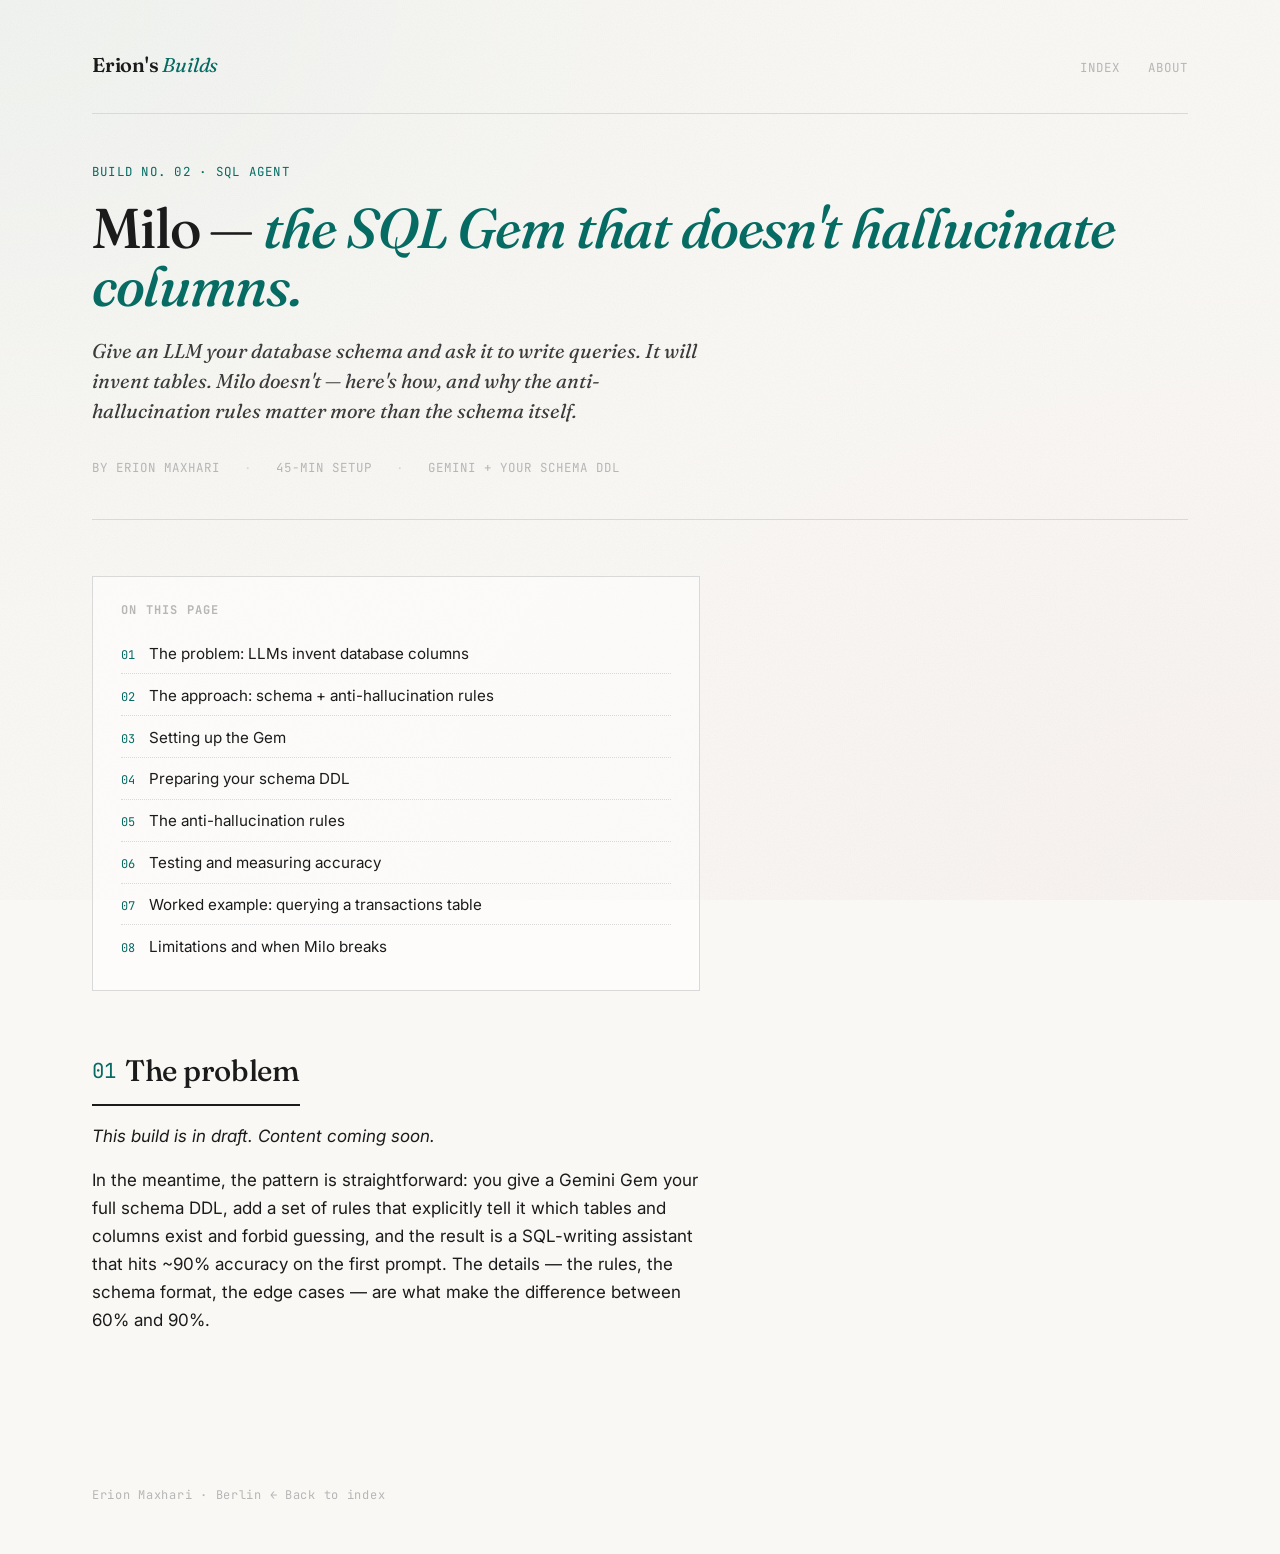
<file: milo-sql-gem.html>
<!doctype html>
<html lang="en">
<head>
<meta charset="utf-8" />
<meta name="viewport" content="width=device-width,initial-scale=1" />
<title>Milo — the SQL Gem — Erion's Builds</title>
<meta name="description" content="A Gemini Gem that writes Redshift SQL against a known schema with ~90% first-prompt accuracy. How to give an LLM a database without it hallucinating columns." />
<link rel="stylesheet" href="styles.css" />
</head>
<body>

<div class="shell">

  <header class="topnav">
    <a class="brand" href="index.html">Erion's <em>Builds</em></a>
    <nav>
      <a href="index.html">Index</a>
      <a href="https://mexiro.github.io/erionmaxhari" target="_blank" rel="noopener">About</a>
    </nav>
  </header>

  <article>

    <header class="article-head">
      <div class="kicker">Build No. 02 · SQL Agent</div>
      <h1>Milo — <em>the SQL Gem that doesn't hallucinate columns.</em></h1>
      <p class="standfirst">Give an LLM your database schema and ask it to write queries. It will invent tables. Milo doesn't — here's how, and why the anti-hallucination rules matter more than the schema itself.</p>
      <div class="byline">
        <span>By Erion Maxhari</span>
        <span>45-min setup</span>
        <span>Gemini + your schema DDL</span>
      </div>
    </header>

    <nav class="toc">
      <h4>On this page</h4>
      <ol>
        <li><a href="#problem">The problem: LLMs invent database columns</a></li>
        <li><a href="#approach">The approach: schema + anti-hallucination rules</a></li>
        <li><a href="#setup">Setting up the Gem</a></li>
        <li><a href="#schema">Preparing your schema DDL</a></li>
        <li><a href="#rules">The anti-hallucination rules</a></li>
        <li><a href="#testing">Testing and measuring accuracy</a></li>
        <li><a href="#example">Worked example: querying a transactions table</a></li>
        <li><a href="#limits">Limitations and when Milo breaks</a></li>
      </ol>
    </nav>

    <div class="body read">

      <!-- ============================================================
           CONTENT PLACEHOLDER
           ============================================================
           Erion — fill this in when you're ready to publish Build 02.
           Keep the same structure as job-search-agent.html:
           - One <section> per TOC entry, with matching id
           - Use <h2><span class="num">01</span>Title</h2> for headers
           - Use <pre><code> for prompts and SQL
           - Use <div class="callout"> for asides
           - Use <ol class="steps"> for step-by-step instructions

           Delete this comment block when you start writing.
           ============================================================ -->

      <section id="problem">
        <h2><span class="num">01</span>The problem</h2>
        <p><em>This build is in draft. Content coming soon.</em></p>
        <p>In the meantime, the pattern is straightforward: you give a Gemini Gem your full schema DDL, add a set of rules that explicitly tell it which tables and columns exist and forbid guessing, and the result is a SQL-writing assistant that hits ~90% accuracy on the first prompt. The details — the rules, the schema format, the edge cases — are what make the difference between 60% and 90%.</p>
      </section>

    </div>

  </article>

</div>

<footer>
  <span>Erion Maxhari · Berlin</span>
  <span><a href="index.html">← Back to index</a></span>
</footer>

</body>
</html>
</file>
<file: styles.css>
/* =========================================================
   Erion's Builds — shared stylesheet
   Aesthetic: editorial journal, warm paper, ink, single accent
   ========================================================= */

@import url('https://fonts.googleapis.com/css2?family=Fraunces:opsz,wght@9..144,400;9..144,500;9..144,600;9..144,700&family=Inter:wght@400;500;600&family=JetBrains+Mono:wght@400;500&display=swap');

:root {
  /* Palette: N26 brand — warm white base, teal accent, rose highlight */
  --paper:        #FAF8F5;
  --paper-deep:   #EDE7E0;
  --ink:          #1b1b1b;
  --ink-soft:     #3B3B3B;
  --ink-muted:    #B6B6B6;
  --rule:         #D9D9D9;
  --accent:       #056B63;
  --accent-soft:  #D8EDEB;
  --accent-bright:#088177;
  --highlight:    #B55B64;
  --highlight-soft:#F5E1E3;

  /* Typography */
  --font-display: 'Fraunces', 'Georgia', serif;
  --font-body:    'Inter', system-ui, sans-serif;
  --font-mono:    'JetBrains Mono', 'Menlo', monospace;

  /* Layout */
  --max-w:        72rem;
  --read-w:       38rem;
}

* { box-sizing: border-box; margin: 0; padding: 0; }

html { scroll-behavior: smooth; }

body {
  background: var(--paper);
  color: var(--ink);
  font-family: var(--font-body);
  font-size: 17px;
  line-height: 1.65;
  -webkit-font-smoothing: antialiased;
  background-image:
    radial-gradient(ellipse at top left, rgba(8, 129, 119, 0.04), transparent 50%),
    radial-gradient(ellipse at bottom right, rgba(181, 91, 100, 0.04), transparent 50%);
  background-attachment: fixed;
  min-height: 100vh;
}

/* Subtle paper grain */
body::before {
  content: '';
  position: fixed;
  inset: 0;
  pointer-events: none;
  z-index: 1;
  opacity: 0.4;
  background-image: url("data:image/svg+xml,%3Csvg xmlns='http://www.w3.org/2000/svg' width='200' height='200'%3E%3Cfilter id='n'%3E%3CfeTurbulence type='fractalNoise' baseFrequency='0.85' numOctaves='2' /%3E%3CfeColorMatrix values='0 0 0 0 0.1 0 0 0 0 0.1 0 0 0 0 0.1 0 0 0 0.08 0'/%3E%3C/filter%3E%3Crect width='100%25' height='100%25' filter='url(%23n)'/%3E%3C/svg%3E");
  mix-blend-mode: multiply;
}

/* ===== Layout ===== */
.shell {
  position: relative;
  z-index: 2;
  max-width: var(--max-w);
  margin: 0 auto;
  padding: 3rem 1.75rem 6rem;
}

.read {
  max-width: var(--read-w);
}

/* ===== Top nav ===== */
.topnav {
  display: flex;
  justify-content: space-between;
  align-items: baseline;
  padding-bottom: 2rem;
  border-bottom: 1px solid var(--rule);
  margin-bottom: 3rem;
}

.topnav .brand {
  font-family: var(--font-display);
  font-weight: 600;
  font-size: 1.25rem;
  letter-spacing: -0.01em;
  text-decoration: none;
  color: var(--ink);
}

.topnav .brand em {
  font-style: italic;
  color: var(--accent);
  font-weight: 400;
}

.topnav nav {
  display: flex;
  gap: 1.75rem;
  font-family: var(--font-mono);
  font-size: 0.78rem;
  text-transform: uppercase;
  letter-spacing: 0.08em;
}

.topnav nav a {
  color: var(--ink-muted);
  text-decoration: none;
  transition: color 0.2s;
}

.topnav nav a:hover { color: var(--accent); }
.topnav nav a.current { color: var(--ink); }

/* ===== Hero (homepage) ===== */
.hero {
  display: grid;
  grid-template-columns: 1fr;
  gap: 2rem;
  margin-bottom: 5rem;
  padding-bottom: 3rem;
  border-bottom: 1px solid var(--rule);
}

@media (min-width: 720px) {
  .hero { grid-template-columns: 3fr 2fr; gap: 4rem; }
}

.hero h1 {
  font-family: var(--font-display);
  font-weight: 500;
  font-size: clamp(2.5rem, 6vw, 4.25rem);
  line-height: 1.04;
  letter-spacing: -0.02em;
}

.hero h1 em {
  font-style: italic;
  font-weight: 400;
  color: var(--accent);
}

.hero h1 .small {
  display: block;
  font-size: 0.5em;
  font-weight: 400;
  font-style: italic;
  color: var(--ink-muted);
  margin-bottom: 0.75rem;
  letter-spacing: 0;
}

.hero .lede {
  font-size: 1.05rem;
  color: var(--ink-soft);
  align-self: end;
}

.hero .lede p + p { margin-top: 1rem; }

.hero .lede .meta {
  font-family: var(--font-mono);
  font-size: 0.78rem;
  text-transform: uppercase;
  letter-spacing: 0.08em;
  color: var(--ink-muted);
  margin-top: 1.5rem;
}

/* ===== Section heading (homepage) ===== */
.section-head {
  display: flex;
  align-items: baseline;
  gap: 1.25rem;
  margin-bottom: 2.5rem;
}

.section-head .num {
  font-family: var(--font-mono);
  font-size: 0.78rem;
  letter-spacing: 0.1em;
  color: var(--accent);
}

.section-head h2 {
  font-family: var(--font-display);
  font-weight: 500;
  font-size: 1.75rem;
  letter-spacing: -0.01em;
}

.section-head .rule {
  flex: 1;
  height: 1px;
  background: var(--rule);
}

/* ===== Build cards ===== */
.builds {
  display: grid;
  gap: 1.5rem;
  margin-bottom: 5rem;
}

@media (min-width: 720px) {
  .builds { grid-template-columns: repeat(2, 1fr); gap: 2rem; }
}

.build {
  position: relative;
  display: block;
  padding: 2rem 1.75rem;
  background: rgba(255, 255, 255, 0.4);
  border: 1px solid var(--rule);
  text-decoration: none;
  color: var(--ink);
  transition: transform 0.25s ease, box-shadow 0.25s ease, border-color 0.25s ease;
}

.build:hover {
  transform: translateY(-3px);
  box-shadow: 0 12px 30px -12px rgba(26, 26, 26, 0.18);
  border-color: var(--accent);
}

.build .tag {
  display: inline-block;
  font-family: var(--font-mono);
  font-size: 0.7rem;
  text-transform: uppercase;
  letter-spacing: 0.1em;
  color: var(--accent);
  margin-bottom: 1rem;
}

.build h3 {
  font-family: var(--font-display);
  font-weight: 500;
  font-size: 1.5rem;
  line-height: 1.15;
  letter-spacing: -0.01em;
  margin-bottom: 0.75rem;
}

.build p {
  color: var(--ink-soft);
  font-size: 0.95rem;
  margin-bottom: 1.5rem;
}

.build .meta {
  display: flex;
  justify-content: space-between;
  font-family: var(--font-mono);
  font-size: 0.72rem;
  letter-spacing: 0.06em;
  text-transform: uppercase;
  color: var(--ink-muted);
}

.build.coming {
  background: transparent;
  border-style: dashed;
  pointer-events: none;
  opacity: 0.6;
}

/* ===== Article (project page) ===== */
.article-head {
  margin-bottom: 3.5rem;
  padding-bottom: 2.5rem;
  border-bottom: 1px solid var(--rule);
}

.article-head .kicker {
  font-family: var(--font-mono);
  font-size: 0.78rem;
  text-transform: uppercase;
  letter-spacing: 0.1em;
  color: var(--accent);
  margin-bottom: 1rem;
}

.article-head h1 {
  font-family: var(--font-display);
  font-weight: 500;
  font-size: clamp(2.25rem, 5vw, 3.5rem);
  line-height: 1.05;
  letter-spacing: -0.02em;
  margin-bottom: 1.25rem;
}

.article-head h1 em { font-style: italic; color: var(--accent); }

.article-head .standfirst {
  font-family: var(--font-display);
  font-weight: 400;
  font-style: italic;
  font-size: 1.25rem;
  line-height: 1.5;
  color: var(--ink-soft);
  max-width: var(--read-w);
}

.article-head .byline {
  display: flex;
  gap: 1.5rem;
  margin-top: 2rem;
  font-family: var(--font-mono);
  font-size: 0.78rem;
  text-transform: uppercase;
  letter-spacing: 0.08em;
  color: var(--ink-muted);
}

.article-head .byline span:not(:first-child)::before {
  content: '·';
  margin-right: 1.5rem;
  color: var(--rule);
}

/* ===== TOC ===== */
.toc {
  background: rgba(255, 255, 255, 0.5);
  border: 1px solid var(--rule);
  padding: 1.5rem 1.75rem;
  margin-bottom: 3.5rem;
  max-width: var(--read-w);
}

.toc h4 {
  font-family: var(--font-mono);
  font-size: 0.75rem;
  text-transform: uppercase;
  letter-spacing: 0.1em;
  color: var(--ink-muted);
  margin-bottom: 0.75rem;
}

.toc ol {
  list-style: none;
  counter-reset: toc;
}

.toc li {
  counter-increment: toc;
  padding: 0.4rem 0;
  border-bottom: 1px dotted var(--rule);
}

.toc li:last-child { border-bottom: none; }

.toc li::before {
  content: counter(toc, decimal-leading-zero);
  font-family: var(--font-mono);
  font-size: 0.75rem;
  color: var(--accent);
  margin-right: 0.85rem;
}

.toc a {
  color: var(--ink);
  text-decoration: none;
  font-size: 0.95rem;
}

.toc a:hover { color: var(--accent); }

/* ===== Article body ===== */
.body {
  max-width: var(--read-w);
}

.body section { margin-bottom: 3.5rem; }

.body h2 {
  font-family: var(--font-display);
  font-weight: 500;
  font-size: 1.85rem;
  letter-spacing: -0.01em;
  margin-bottom: 1rem;
  padding-bottom: 0.5rem;
  border-bottom: 2px solid var(--ink);
  display: inline-block;
}

.body h2 .num {
  font-family: var(--font-mono);
  font-size: 0.7em;
  font-weight: 400;
  color: var(--accent);
  margin-right: 0.6rem;
  vertical-align: 0.15em;
}

.body h3 {
  font-family: var(--font-display);
  font-weight: 600;
  font-size: 1.25rem;
  margin-top: 2rem;
  margin-bottom: 0.75rem;
}

.body h4 {
  font-family: var(--font-mono);
  font-size: 0.8rem;
  text-transform: uppercase;
  letter-spacing: 0.08em;
  color: var(--accent);
  margin-top: 1.5rem;
  margin-bottom: 0.5rem;
}

.body p { margin-bottom: 1rem; }

.body p + p { margin-top: 0; }

.body ul, .body ol {
  margin: 0.5rem 0 1.25rem 1.25rem;
}

.body li { margin-bottom: 0.4rem; padding-left: 0.4rem; }

.body strong { font-weight: 600; color: var(--ink); }

.body a {
  color: var(--accent);
  text-decoration: underline;
  text-decoration-thickness: 1px;
  text-underline-offset: 3px;
}

.body code {
  font-family: var(--font-mono);
  font-size: 0.88em;
  background: var(--paper-deep);
  padding: 0.1em 0.4em;
  border-radius: 2px;
}

/* Pull-quote / callout */
.callout {
  border-left: 3px solid var(--accent);
  padding: 0.5rem 0 0.5rem 1.25rem;
  margin: 1.5rem 0;
  font-style: italic;
  color: var(--ink-soft);
}

.callout strong {
  font-style: normal;
  font-family: var(--font-mono);
  font-size: 0.78rem;
  text-transform: uppercase;
  letter-spacing: 0.08em;
  color: var(--accent);
  display: block;
  margin-bottom: 0.4rem;
  font-weight: 500;
}

/* Code block */
pre {
  font-family: var(--font-mono);
  font-size: 0.82rem;
  line-height: 1.65;
  background: var(--paper-deep);
  color: var(--ink);
  padding: 1.5rem 1.75rem;
  margin: 1.5rem 0;
  overflow-x: auto;
  border-radius: 3px;
  border-left: 3px solid var(--accent-bright);
  border-top: 1px solid var(--rule);
  border-right: 1px solid var(--rule);
  border-bottom: 1px solid var(--rule);
}

pre code { background: transparent; padding: 0; color: inherit; font-size: inherit; }

pre .comment { color: var(--ink-muted); font-style: italic; }
pre .key { color: var(--accent); font-weight: 500; }
pre .punct { color: var(--ink-muted); }

/* Step block */
.steps {
  list-style: none;
  margin: 1.5rem 0 !important;
  padding: 0;
  counter-reset: step;
}

.steps > li {
  counter-increment: step;
  position: relative;
  padding: 1.25rem 1.25rem 1.25rem 3.25rem;
  margin-bottom: 0.75rem !important;
  background: rgba(255, 255, 255, 0.4);
  border-left: 2px solid var(--rule);
}

.steps > li::before {
  content: counter(step, decimal-leading-zero);
  position: absolute;
  left: 1rem;
  top: 1.25rem;
  font-family: var(--font-mono);
  font-size: 0.85rem;
  font-weight: 500;
  color: var(--accent);
}

.steps > li strong { display: block; margin-bottom: 0.3rem; }

/* Scoring rubric table */
.rubric {
  width: 100%;
  border-collapse: collapse;
  margin: 1.5rem 0;
  font-size: 0.92rem;
}

.rubric th, .rubric td {
  text-align: left;
  padding: 0.75rem 0.85rem;
  border-bottom: 1px solid var(--rule);
  vertical-align: top;
}

.rubric th {
  font-family: var(--font-mono);
  font-size: 0.72rem;
  text-transform: uppercase;
  letter-spacing: 0.08em;
  color: var(--ink-muted);
  font-weight: 500;
  border-bottom: 1px solid var(--ink);
}

.rubric td:first-child { font-weight: 500; }
.rubric td:last-child { text-align: right; font-family: var(--font-mono); font-size: 0.85rem; color: var(--accent); }

/* Mock digest panel */
.digest {
  background: #fff;
  border: 1px solid var(--rule);
  padding: 1.5rem;
  margin: 1.5rem 0;
  font-size: 0.9rem;
  box-shadow: 0 4px 18px -8px rgba(26, 26, 26, 0.12);
}

.digest .digest-head {
  display: flex;
  justify-content: space-between;
  align-items: baseline;
  border-bottom: 1px solid var(--rule);
  padding-bottom: 0.6rem;
  margin-bottom: 1rem;
}

.digest .digest-head .title {
  font-family: var(--font-display);
  font-weight: 600;
  font-size: 1.05rem;
}

.digest .digest-head .date {
  font-family: var(--font-mono);
  font-size: 0.72rem;
  color: var(--ink-muted);
  letter-spacing: 0.06em;
}

.digest .job {
  padding: 0.85rem 0;
  border-bottom: 1px dotted var(--rule);
}

.digest .job:last-child { border-bottom: none; }

.digest .job-head {
  display: flex;
  justify-content: space-between;
  margin-bottom: 0.3rem;
}

.digest .job-head .role { font-weight: 600; }

.digest .score {
  font-family: var(--font-mono);
  font-size: 0.85rem;
  padding: 0.15rem 0.5rem;
  border-radius: 2px;
}

.digest .score.high { background: var(--accent-soft); color: var(--accent); }
.digest .score.med  { background: var(--highlight-soft); color: var(--highlight); }
.digest .score.low  { background: #e8e2d8; color: var(--ink-muted); }

.digest .job .meta {
  font-family: var(--font-mono);
  font-size: 0.72rem;
  color: var(--ink-muted);
  letter-spacing: 0.04em;
  margin-bottom: 0.4rem;
}

.digest .job .why { font-size: 0.88rem; color: var(--ink-soft); }

/* Footer */
footer {
  position: relative;
  z-index: 2;
  max-width: var(--max-w);
  margin: 0 auto;
  padding: 0 1.75rem 3rem;
  font-family: var(--font-mono);
  font-size: 0.75rem;
  color: var(--ink-muted);
  letter-spacing: 0.06em;
}

.footer-cta {
  border-top: 1px solid var(--rule);
  padding: 2rem 0 1.5rem;
  text-align: center;
}

.footer-cta p {
  font-family: var(--font-body);
  font-size: 0.95rem;
  letter-spacing: 0;
  color: var(--ink-soft);
}

.footer-cta a {
  color: var(--accent);
  text-decoration: none;
  font-weight: 500;
  border-bottom: 1px solid var(--accent-soft);
  transition: border-color 0.2s;
}

.footer-cta a:hover {
  border-color: var(--accent);
}

.footer-links {
  display: flex;
  justify-content: space-between;
  padding-top: 1.5rem;
  border-top: 1px solid var(--rule);
}

footer a { color: var(--ink-muted); text-decoration: none; }
footer a:hover { color: var(--accent); }

/* Reveal animation */
@keyframes rise {
  from { opacity: 0; transform: translateY(12px); }
  to   { opacity: 1; transform: translateY(0); }
}

.hero, .section-head, .builds, .article-head, .toc, .body section {
  animation: rise 0.7s ease backwards;
}

.section-head { animation-delay: 0.1s; }
.builds       { animation-delay: 0.2s; }

@media (max-width: 600px) {
  .topnav { flex-direction: column; gap: 1rem; align-items: flex-start; }
  .article-head .byline { flex-wrap: wrap; gap: 0.5rem 1.5rem; }
  .article-head .byline span:not(:first-child)::before { display: none; }
}

/* ===== Flow diagram ===== */
.flow {
  margin: 0 0 4rem;
  padding: 2rem 1.5rem 1.5rem;
  background: rgba(255, 255, 255, 0.5);
  border: 1px solid var(--rule);
  border-radius: 3px;
  overflow-x: auto;
}

.flow figcaption {
  font-family: var(--font-mono);
  font-size: 0.72rem;
  text-transform: uppercase;
  letter-spacing: 0.12em;
  color: var(--ink-muted);
  text-align: center;
  margin-bottom: 1.25rem;
}

.flow svg {
  display: block;
  width: 100%;
  height: auto;
  min-width: 720px;
}

.flow-box {
  fill: var(--paper);
  stroke: var(--ink);
  stroke-width: 1.2;
}

.flow-source {
  fill: var(--paper-deep);
  stroke: var(--ink-muted);
  stroke-width: 1;
}

.flow-gmail {
  fill: #fff;
  stroke: var(--ink);
  stroke-width: 1.2;
}

.flow-claude {
  fill: var(--accent-soft);
  stroke: var(--accent);
  stroke-width: 1.5;
}

.flow-output {
  fill: #fff;
  stroke: var(--accent);
  stroke-width: 1.2;
}

.flow-feedback {
  fill: var(--highlight-soft);
  stroke: var(--highlight);
  stroke-width: 1.2;
}

.flow-divider {
  stroke: var(--accent);
  stroke-width: 0.8;
  opacity: 0.4;
}

.flow-arrow {
  stroke: var(--accent);
  stroke-width: 1.5;
  fill: none;
}

.flow-arrow-soft {
  stroke: var(--highlight);
  stroke-width: 1.5;
  fill: none;
  stroke-dasharray: 4 3;
}

.flow-label {
  font-family: var(--font-body);
  font-size: 13px;
  fill: var(--ink);
  text-anchor: middle;
}

.flow-strong {
  font-weight: 600;
  font-size: 14px;
}

.flow-label-small {
  font-family: var(--font-mono);
  font-size: 11px;
  fill: var(--ink-soft);
  text-anchor: middle;
}

.flow-stage-label {
  font-family: var(--font-mono);
  font-size: 10px;
  letter-spacing: 0.12em;
  fill: var(--ink-muted);
  text-anchor: middle;
  text-transform: uppercase;
}

.flow-stage-label-rose {
  font-family: var(--font-mono);
  font-size: 10px;
  letter-spacing: 0.12em;
  fill: var(--highlight);
  text-anchor: middle;
  text-transform: uppercase;
}

.flow-loop-label {
  font-family: var(--font-mono);
  font-size: 10px;
  fill: var(--highlight);
  text-anchor: middle;
  font-style: italic;
}

/* ===== What's next cards ===== */
.next-grid {
  display: grid;
  gap: 1rem;
  margin: 2rem 0 1rem;
}

@media (min-width: 600px) {
  .next-grid { grid-template-columns: repeat(2, 1fr); }
}

.next-card {
  background: rgba(255, 255, 255, 0.6);
  border: 1px solid var(--rule);
  border-left: 3px solid var(--accent);
  padding: 1.25rem 1.4rem;
}

.next-card.next-coming {
  border-left-color: var(--ink-muted);
  opacity: 0.85;
}

.next-card .next-tag {
  display: block;
  font-family: var(--font-mono);
  font-size: 0.68rem;
  text-transform: uppercase;
  letter-spacing: 0.1em;
  color: var(--accent);
  margin-bottom: 0.5rem;
}

.next-card.next-coming .next-tag { color: var(--ink-muted); }

.next-card h3 {
  font-family: var(--font-display);
  font-weight: 600;
  font-size: 1.15rem;
  margin: 0 0 0.5rem;
}

.next-card p {
  font-size: 0.9rem;
  color: var(--ink-soft);
  margin: 0;
}

@media (max-width: 720px) {
  .flow { padding: 1.25rem 0.5rem; }
  .flow svg { min-width: 700px; }
}
</file>
